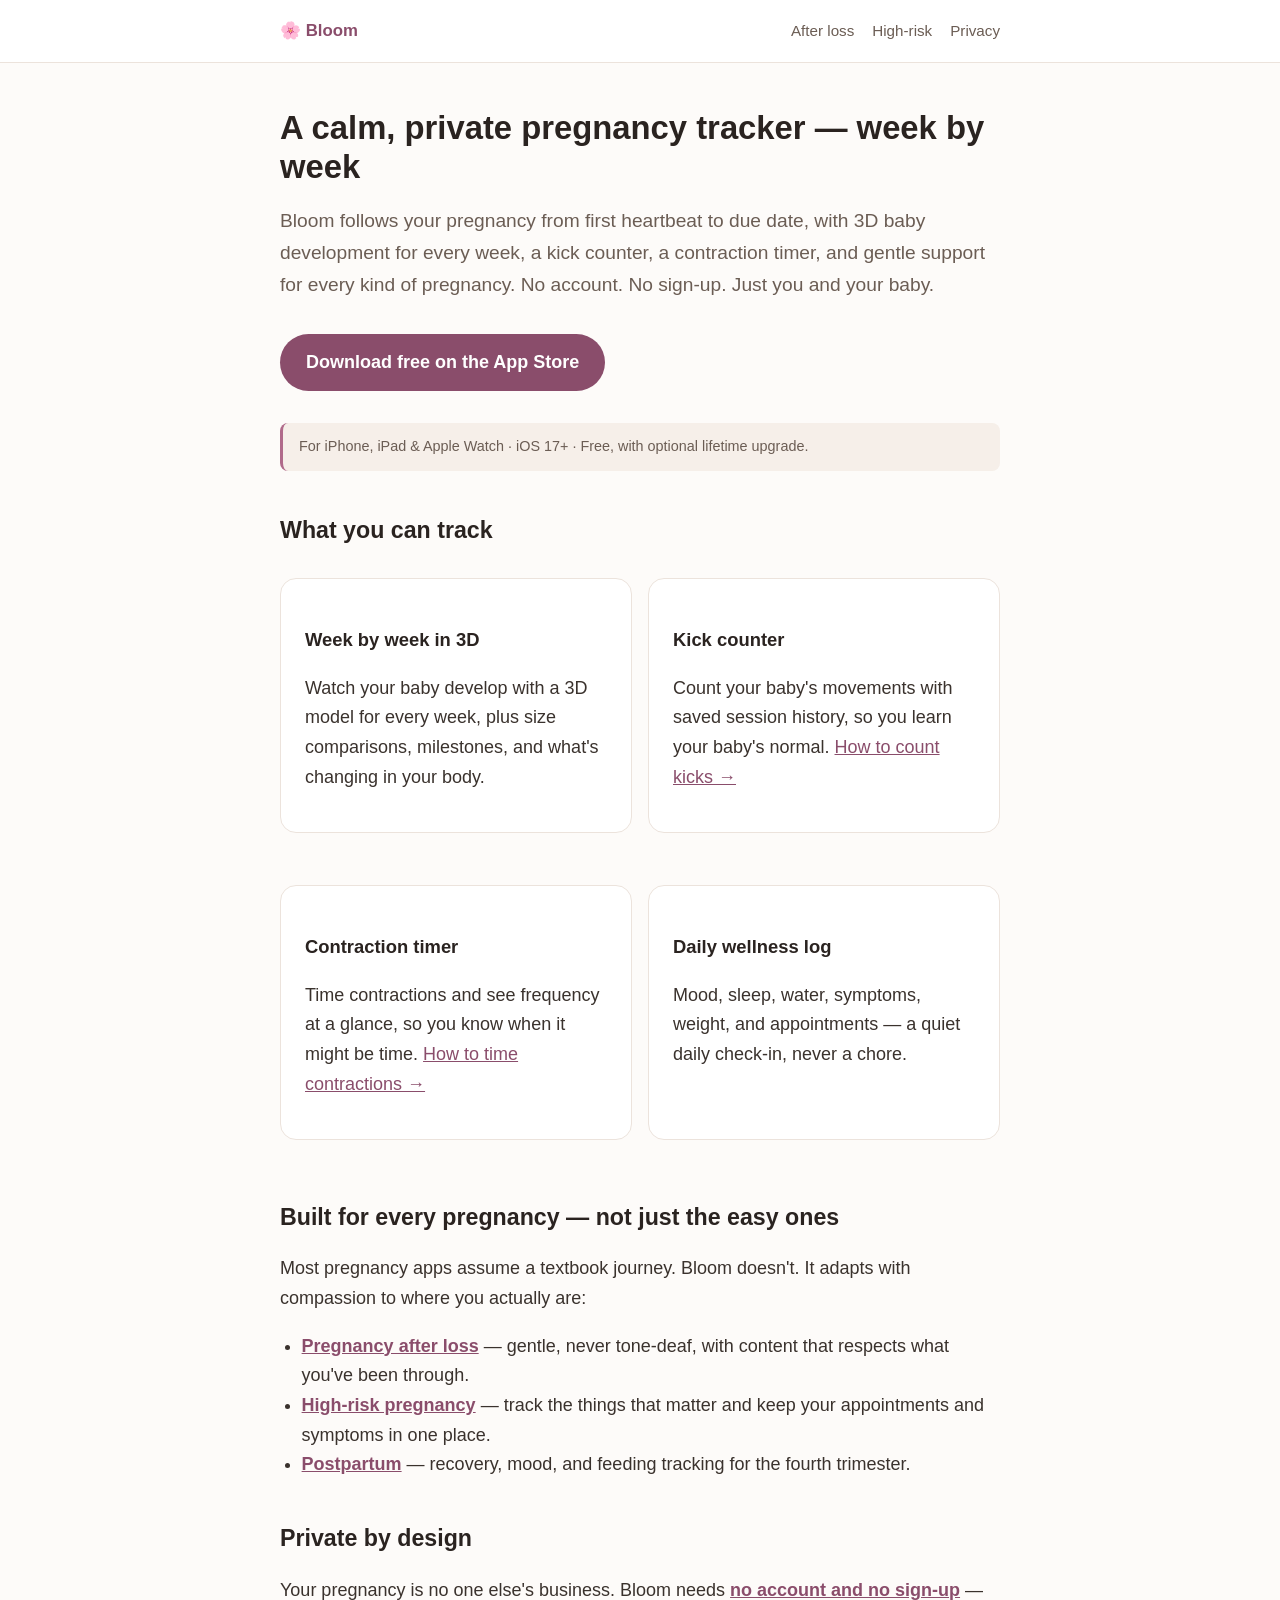
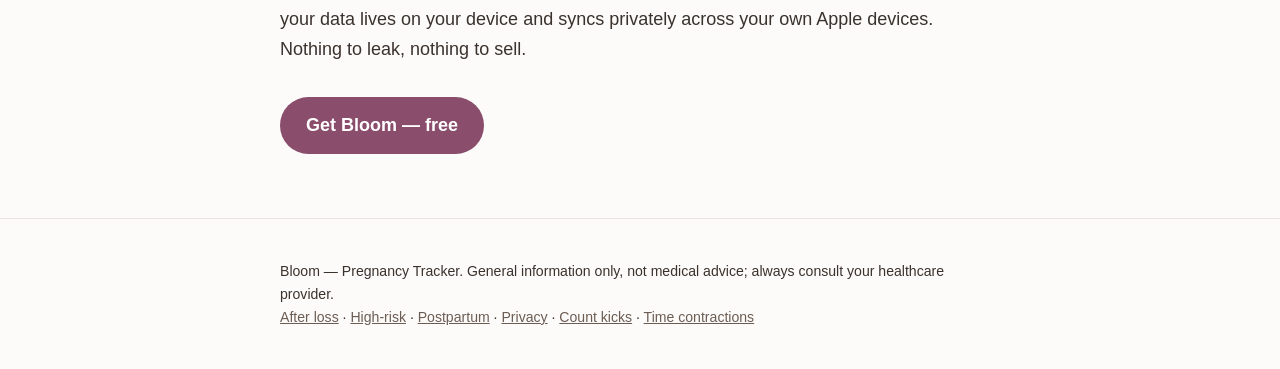
<file: index.html>
<!doctype html>
<html lang="en">
<head>
<meta charset="utf-8">
<meta name="viewport" content="width=device-width,initial-scale=1">
<title>Pregnancy Tracker by Bloom — Week by Week, Privately</title>
<meta name="description" content="Bloom is a calm, private pregnancy tracker for iPhone, iPad &amp; Apple Watch. Week-by-week 3D baby development, kick counter, contraction timer, and gentle support for every kind of pregnancy — no account required.">
<link rel="canonical" href="https://kulturekatbeats-ops.github.io/bloom/">
<meta property="og:title" content="Pregnancy Tracker by Bloom">
<meta property="og:description" content="A calm, private pregnancy tracker — week by week, no account required.">
<meta property="og:type" content="website">
<meta property="og:url" content="https://kulturekatbeats-ops.github.io/bloom/">
<link rel="stylesheet" href="assets/style.css">
<script type="application/ld+json">
{"@context":"https://schema.org","@type":"SoftwareApplication","name":"Pregnancy Tracker by Bloom","operatingSystem":"iOS 17.0 or later","applicationCategory":"HealthApplication","description":"A calm, private pregnancy tracker for iPhone, iPad and Apple Watch: week-by-week 3D baby development, kick counter, contraction timer, milestones, and compassionate support for high-risk pregnancies, loss, and postpartum. No account required.","url":"https://apps.apple.com/app/id6768302252","downloadUrl":"https://apps.apple.com/app/id6768302252","offers":{"@type":"Offer","price":"0","priceCurrency":"USD"},"author":{"@type":"Organization","name":"Bloom"}}
</script>
<script type="application/ld+json">
{"@context":"https://schema.org","@type":"Organization","name":"Bloom","url":"https://kulturekatbeats-ops.github.io/bloom/","description":"Maker of Pregnancy Tracker by Bloom, a privacy-first pregnancy app."}
</script>
</head>
<body>
<header class="site"><div class="wrap"><a class="brand" href="index.html">🌸 Bloom</a><nav><a href="pregnancy-after-loss.html">After loss</a><a href="high-risk-pregnancy-tracker.html">High-risk</a><a href="private-pregnancy-tracker.html">Privacy</a></nav></div></header>
<main><div class="wrap">
<h1>A calm, private pregnancy tracker — week by week</h1>
<p class="lead">Bloom follows your pregnancy from first heartbeat to due date, with 3D baby development for every week, a kick counter, a contraction timer, and gentle support for every kind of pregnancy. No account. No sign-up. Just you and your baby.</p>
<a class="cta" href="https://apps.apple.com/app/id6768302252">Download free on the App Store</a>
<p class="note">For iPhone, iPad &amp; Apple Watch · iOS 17+ · Free, with optional lifetime upgrade.</p>

<h2>What you can track</h2>
<div class="grid">
<div class="card"><h3>Week by week in 3D</h3><p>Watch your baby develop with a 3D model for every week, plus size comparisons, milestones, and what's changing in your body.</p></div>
<div class="card"><h3>Kick counter</h3><p>Count your baby's movements with saved session history, so you learn your baby's normal. <a href="how-to-count-kicks.html">How to count kicks →</a></p></div>
<div class="card"><h3>Contraction timer</h3><p>Time contractions and see frequency at a glance, so you know when it might be time. <a href="how-to-time-contractions.html">How to time contractions →</a></p></div>
<div class="card"><h3>Daily wellness log</h3><p>Mood, sleep, water, symptoms, weight, and appointments — a quiet daily check-in, never a chore.</p></div>
</div>

<h2>Built for every pregnancy — not just the easy ones</h2>
<p>Most pregnancy apps assume a textbook journey. Bloom doesn't. It adapts with compassion to where you actually are:</p>
<ul>
<li><strong><a href="pregnancy-after-loss.html">Pregnancy after loss</a></strong> — gentle, never tone-deaf, with content that respects what you've been through.</li>
<li><strong><a href="high-risk-pregnancy-tracker.html">High-risk pregnancy</a></strong> — track the things that matter and keep your appointments and symptoms in one place.</li>
<li><strong><a href="postpartum-tracker.html">Postpartum</a></strong> — recovery, mood, and feeding tracking for the fourth trimester.</li>
</ul>

<h2>Private by design</h2>
<p>Your pregnancy is no one else's business. Bloom needs <strong><a href="private-pregnancy-tracker.html">no account and no sign-up</a></strong> — your data lives on your device and syncs privately across your own Apple devices. Nothing to leak, nothing to sell.</p>
<a class="cta" href="https://apps.apple.com/app/id6768302252">Get Bloom — free</a>
</div></main>
<footer><div class="wrap"><p>Bloom — Pregnancy Tracker. General information only, not medical advice; always consult your healthcare provider.<br><a href="pregnancy-after-loss.html">After loss</a> · <a href="high-risk-pregnancy-tracker.html">High-risk</a> · <a href="postpartum-tracker.html">Postpartum</a> · <a href="private-pregnancy-tracker.html">Privacy</a> · <a href="how-to-count-kicks.html">Count kicks</a> · <a href="how-to-time-contractions.html">Time contractions</a></p></div></footer>
</body></html>
</file>
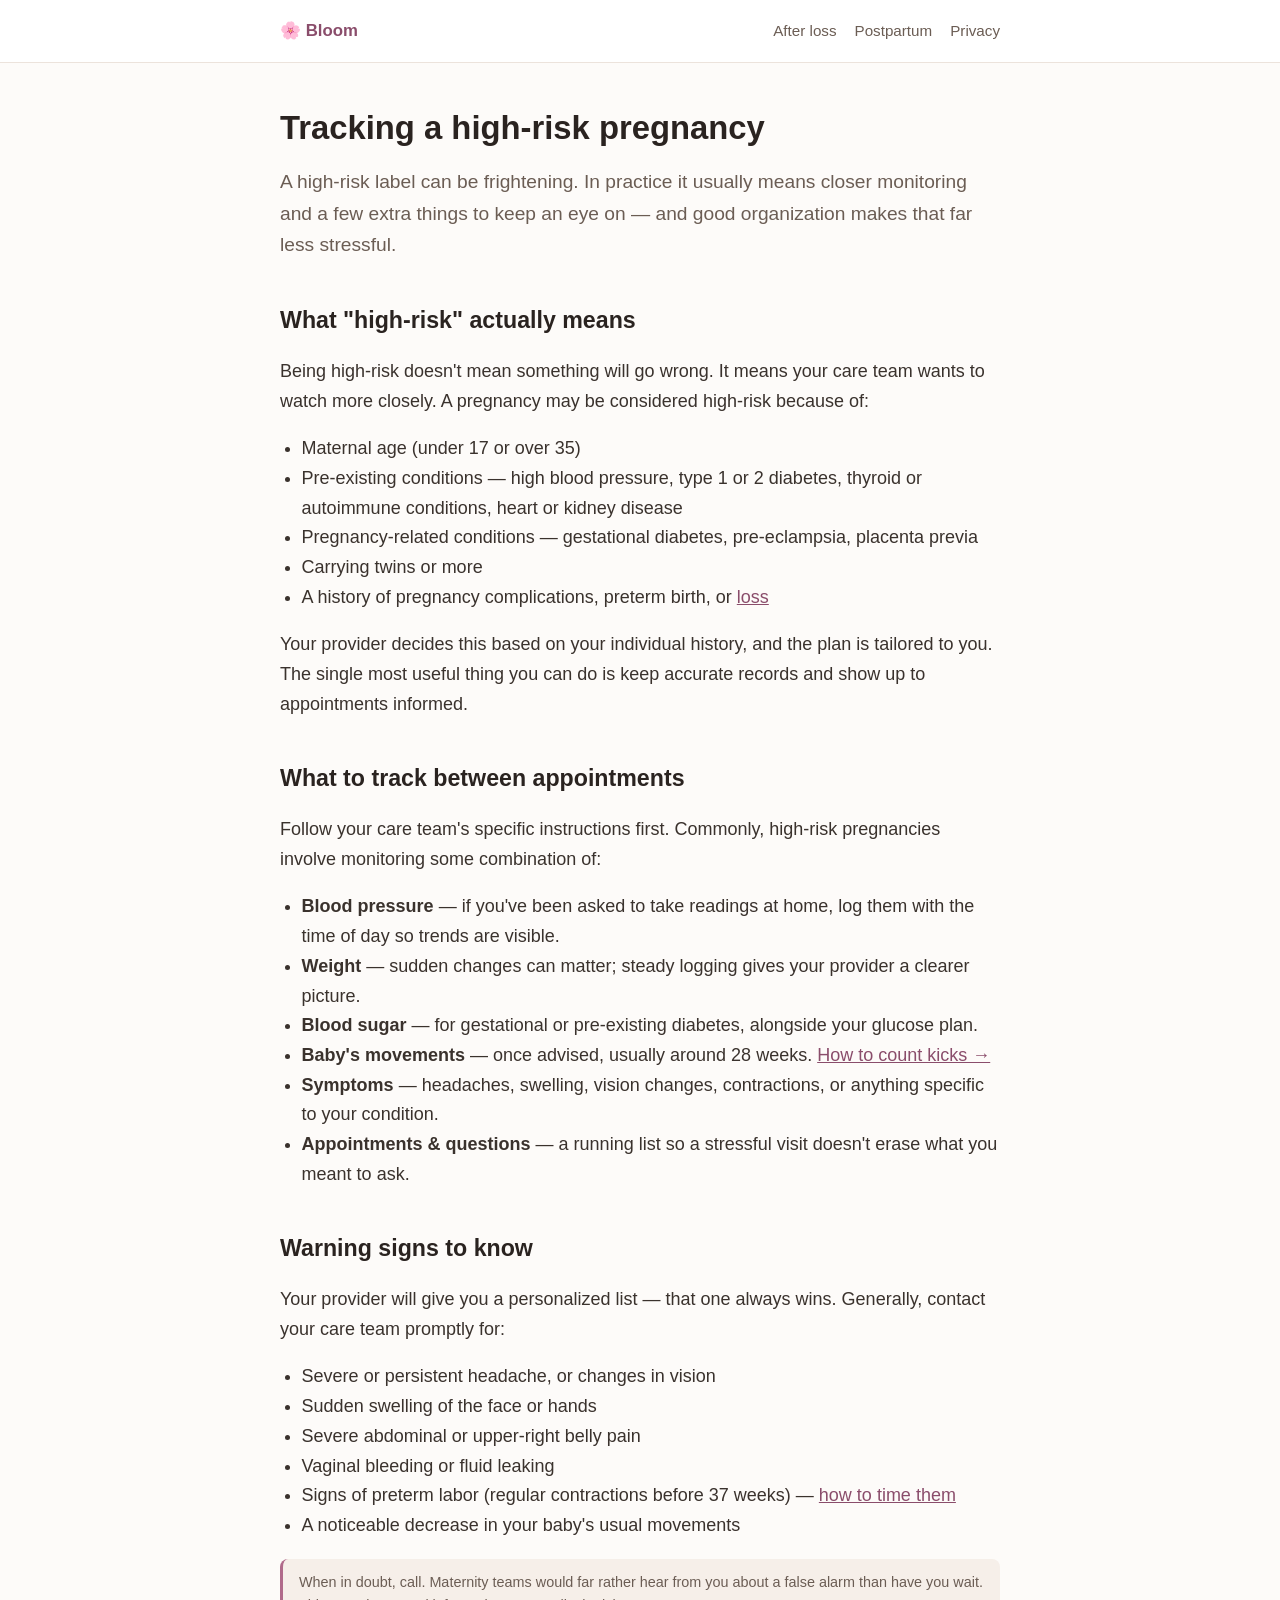
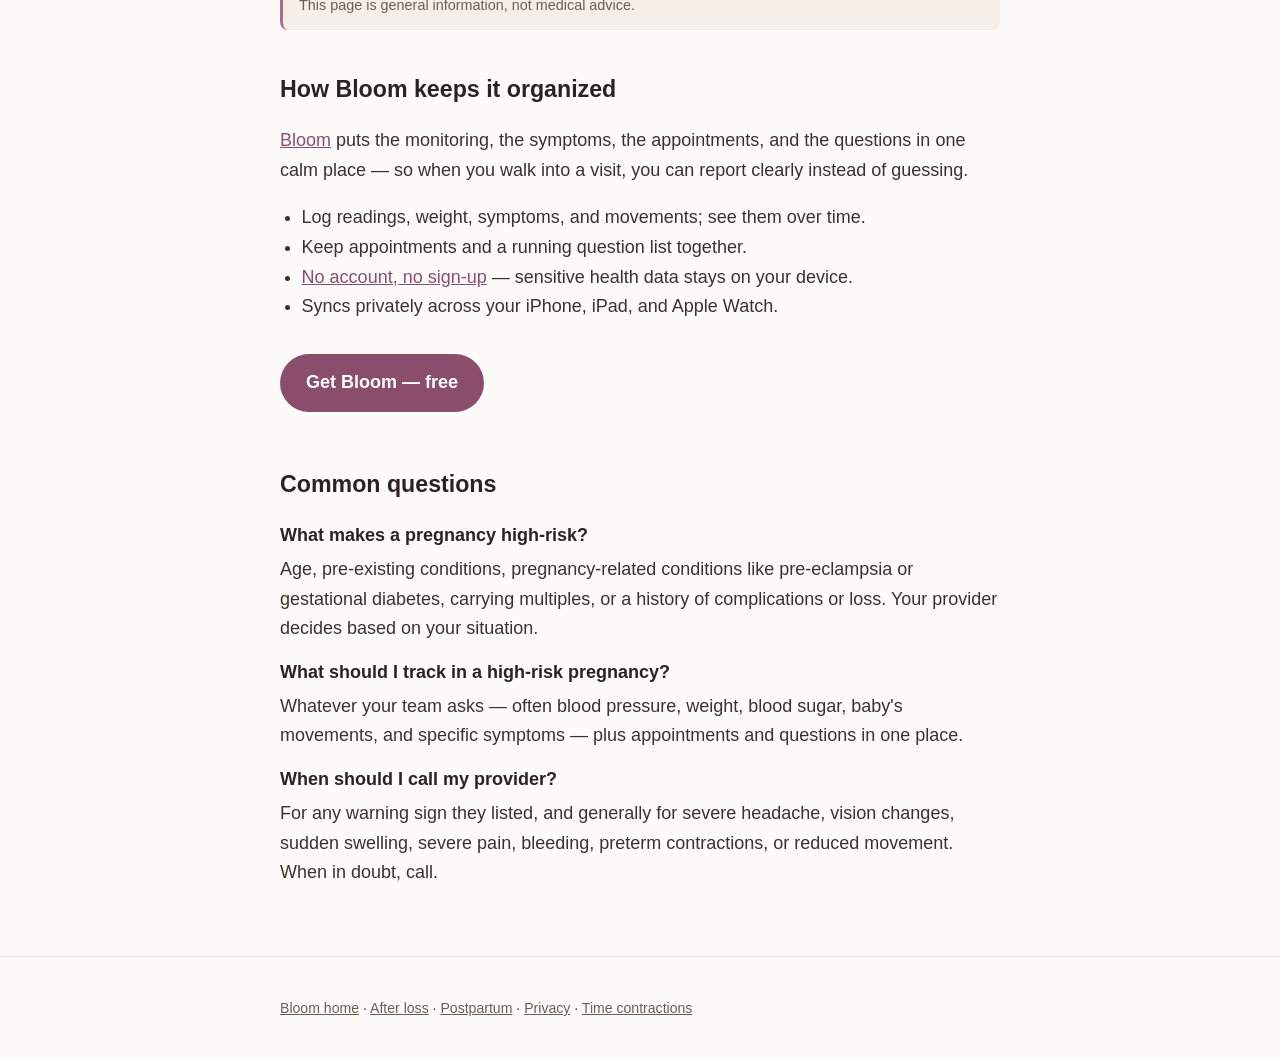
<file: high-risk-pregnancy-tracker.html>
<!doctype html>
<html lang="en">
<head>
<meta charset="utf-8">
<meta name="viewport" content="width=device-width,initial-scale=1">
<title>High-Risk Pregnancy Tracker: What to Monitor &amp; How | Bloom</title>
<meta name="description" content="A practical guide to tracking a high-risk pregnancy: what makes a pregnancy high-risk, what to monitor between appointments, warning signs to know, and how a private tracker keeps it organized.">
<link rel="canonical" href="https://kulturekatbeats-ops.github.io/bloom/high-risk-pregnancy-tracker.html">
<meta property="og:type" content="article">
<meta property="og:url" content="https://kulturekatbeats-ops.github.io/bloom/high-risk-pregnancy-tracker.html">
<link rel="stylesheet" href="assets/style.css">
<script type="application/ld+json">
{"@context":"https://schema.org","@type":"Article","headline":"High-Risk Pregnancy Tracker: What to Monitor and How","description":"What makes a pregnancy high-risk, what to track between appointments, warning signs, and how a private tracker helps.","author":{"@type":"Organization","name":"Bloom"},"publisher":{"@type":"Organization","name":"Bloom"},"mainEntityOfPage":"https://kulturekatbeats-ops.github.io/bloom/high-risk-pregnancy-tracker.html"}
</script>
<script type="application/ld+json">
{"@context":"https://schema.org","@type":"FAQPage","mainEntity":[
{"@type":"Question","name":"What makes a pregnancy high-risk?","acceptedAnswer":{"@type":"Answer","text":"A pregnancy may be considered high-risk due to maternal age, pre-existing conditions (like high blood pressure, diabetes, or autoimmune disease), pregnancy-related conditions (such as pre-eclampsia or gestational diabetes), carrying multiples, or a history of pregnancy complications or loss. Your provider determines this based on your individual situation."}},
{"@type":"Question","name":"What should I track in a high-risk pregnancy?","acceptedAnswer":{"@type":"Answer","text":"Track whatever your care team asks you to monitor — commonly blood pressure, weight, blood sugar, baby's movements, and specific symptoms. Keep appointments and questions in one place, and log any warning signs your provider flagged so you can report them accurately."}},
{"@type":"Question","name":"When should I call my provider in a high-risk pregnancy?","acceptedAnswer":{"@type":"Answer","text":"Call promptly for any warning signs your provider listed, and generally for severe or persistent headache, vision changes, sudden swelling, severe abdominal pain, vaginal bleeding, signs of preterm labor, or a noticeable decrease in baby's movements. When in doubt, call — that's what your team is there for."}}
]}
</script>
</head>
<body>
<header class="site"><div class="wrap"><a class="brand" href="index.html">🌸 Bloom</a><nav><a href="pregnancy-after-loss.html">After loss</a><a href="postpartum-tracker.html">Postpartum</a><a href="private-pregnancy-tracker.html">Privacy</a></nav></div></header>
<main><div class="wrap">
<h1>Tracking a high-risk pregnancy</h1>
<p class="lead">A high-risk label can be frightening. In practice it usually means closer monitoring and a few extra things to keep an eye on — and good organization makes that far less stressful.</p>

<h2>What "high-risk" actually means</h2>
<p>Being high-risk doesn't mean something will go wrong. It means your care team wants to watch more closely. A pregnancy may be considered high-risk because of:</p>
<ul>
<li>Maternal age (under 17 or over 35)</li>
<li>Pre-existing conditions — high blood pressure, type 1 or 2 diabetes, thyroid or autoimmune conditions, heart or kidney disease</li>
<li>Pregnancy-related conditions — gestational diabetes, pre-eclampsia, placenta previa</li>
<li>Carrying twins or more</li>
<li>A history of pregnancy complications, preterm birth, or <a href="pregnancy-after-loss.html">loss</a></li>
</ul>
<p>Your provider decides this based on your individual history, and the plan is tailored to you. The single most useful thing you can do is keep accurate records and show up to appointments informed.</p>

<h2>What to track between appointments</h2>
<p>Follow your care team's specific instructions first. Commonly, high-risk pregnancies involve monitoring some combination of:</p>
<ul>
<li><strong>Blood pressure</strong> — if you've been asked to take readings at home, log them with the time of day so trends are visible.</li>
<li><strong>Weight</strong> — sudden changes can matter; steady logging gives your provider a clearer picture.</li>
<li><strong>Blood sugar</strong> — for gestational or pre-existing diabetes, alongside your glucose plan.</li>
<li><strong>Baby's movements</strong> — once advised, usually around 28 weeks. <a href="how-to-count-kicks.html">How to count kicks →</a></li>
<li><strong>Symptoms</strong> — headaches, swelling, vision changes, contractions, or anything specific to your condition.</li>
<li><strong>Appointments &amp; questions</strong> — a running list so a stressful visit doesn't erase what you meant to ask.</li>
</ul>

<h2>Warning signs to know</h2>
<p>Your provider will give you a personalized list — that one always wins. Generally, contact your care team promptly for:</p>
<ul>
<li>Severe or persistent headache, or changes in vision</li>
<li>Sudden swelling of the face or hands</li>
<li>Severe abdominal or upper-right belly pain</li>
<li>Vaginal bleeding or fluid leaking</li>
<li>Signs of preterm labor (regular contractions before 37 weeks) — <a href="how-to-time-contractions.html">how to time them</a></li>
<li>A noticeable decrease in your baby's usual movements</li>
</ul>
<div class="note">When in doubt, call. Maternity teams would far rather hear from you about a false alarm than have you wait. This page is general information, not medical advice.</div>

<h2>How Bloom keeps it organized</h2>
<p><a href="index.html">Bloom</a> puts the monitoring, the symptoms, the appointments, and the questions in one calm place — so when you walk into a visit, you can report clearly instead of guessing.</p>
<ul>
<li>Log readings, weight, symptoms, and movements; see them over time.</li>
<li>Keep appointments and a running question list together.</li>
<li><a href="private-pregnancy-tracker.html">No account, no sign-up</a> — sensitive health data stays on your device.</li>
<li>Syncs privately across your iPhone, iPad, and Apple Watch.</li>
</ul>
<a class="cta" href="https://apps.apple.com/app/id6768302252">Get Bloom — free</a>

<h2 class="faq-h">Common questions</h2>
<dl class="faq">
<dt>What makes a pregnancy high-risk?</dt>
<dd>Age, pre-existing conditions, pregnancy-related conditions like pre-eclampsia or gestational diabetes, carrying multiples, or a history of complications or loss. Your provider decides based on your situation.</dd>
<dt>What should I track in a high-risk pregnancy?</dt>
<dd>Whatever your team asks — often blood pressure, weight, blood sugar, baby's movements, and specific symptoms — plus appointments and questions in one place.</dd>
<dt>When should I call my provider?</dt>
<dd>For any warning sign they listed, and generally for severe headache, vision changes, sudden swelling, severe pain, bleeding, preterm contractions, or reduced movement. When in doubt, call.</dd>
</dl>
</div></main>
<footer><div class="wrap"><p><a href="index.html">Bloom home</a> · <a href="pregnancy-after-loss.html">After loss</a> · <a href="postpartum-tracker.html">Postpartum</a> · <a href="private-pregnancy-tracker.html">Privacy</a> · <a href="how-to-time-contractions.html">Time contractions</a></p></div></footer>
</body></html>
</file>
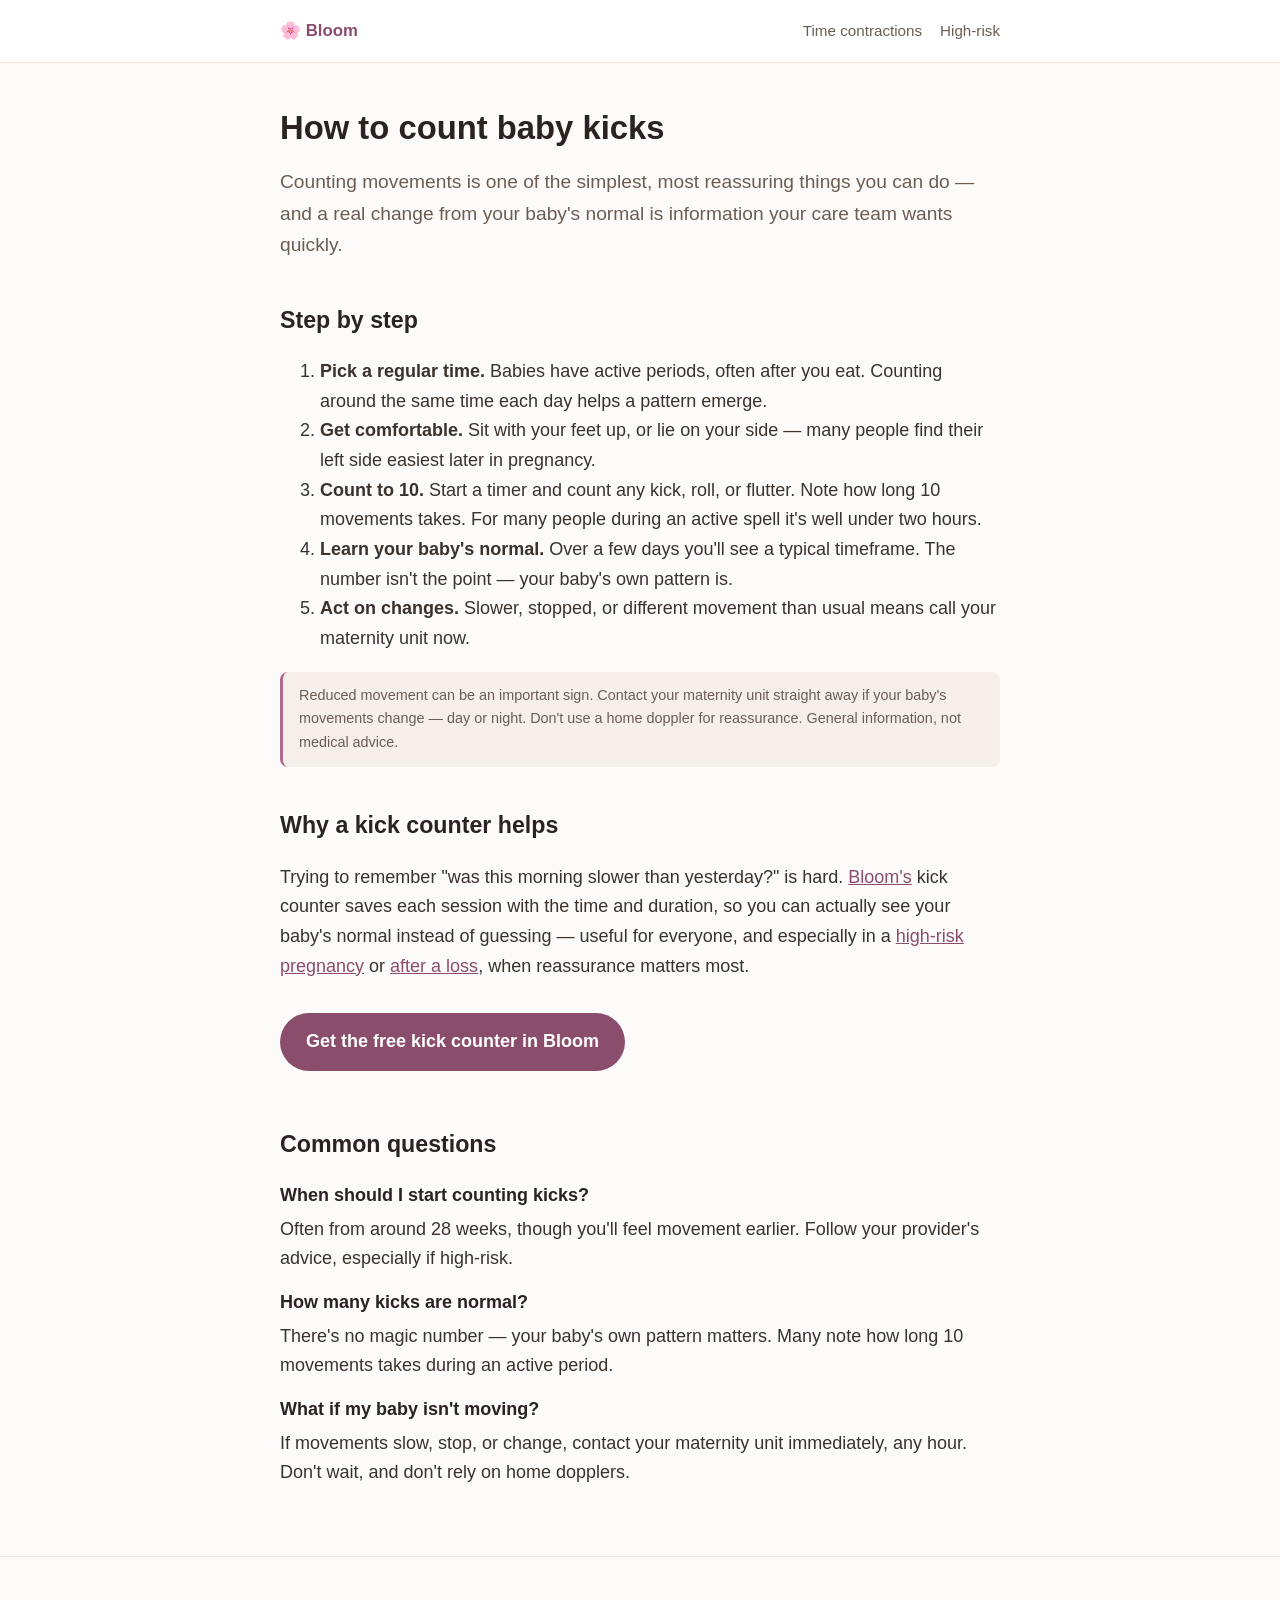
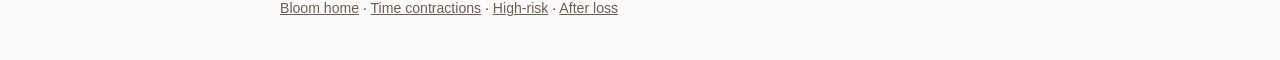
<file: how-to-count-kicks.html>
<!doctype html>
<html lang="en">
<head>
<meta charset="utf-8">
<meta name="viewport" content="width=device-width,initial-scale=1">
<title>How to Count Baby Kicks: A Simple Step-by-Step Guide | Bloom</title>
<meta name="description" content="How to count your baby's kicks: when to start, the count-to-10 method, what's normal, and when to call your provider — with a free kick counter that saves every session.">
<link rel="canonical" href="https://kulturekatbeats-ops.github.io/bloom/how-to-count-kicks.html">
<meta property="og:type" content="article">
<meta property="og:url" content="https://kulturekatbeats-ops.github.io/bloom/how-to-count-kicks.html">
<link rel="stylesheet" href="assets/style.css">
<script type="application/ld+json">
{"@context":"https://schema.org","@type":"HowTo","name":"How to count baby kicks","description":"A simple method to count your baby's movements and learn their normal pattern.","step":[
{"@type":"HowToStep","name":"Pick a regular time","text":"Choose a time when your baby is usually active, often after a meal. Counting at a similar time each day helps you spot your baby's normal pattern."},
{"@type":"HowToStep","name":"Get comfortable","text":"Sit with your feet up or lie on your side. Lying on your left side is comfortable for many people late in pregnancy."},
{"@type":"HowToStep","name":"Count movements to 10","text":"Start a timer and count any kicks, rolls, or flutters. Note how long it takes to feel 10 movements. For many people this is well under two hours."},
{"@type":"HowToStep","name":"Learn your baby's normal","text":"Over several days you'll see a typical pattern and timeframe. What matters most is a change from your baby's own normal, not hitting a fixed number."},
{"@type":"HowToStep","name":"Act on changes","text":"If your baby's movements slow, stop, or feel different from normal, contact your maternity unit straight away — day or night."}]}
</script>
<script type="application/ld+json">
{"@context":"https://schema.org","@type":"FAQPage","mainEntity":[
{"@type":"Question","name":"When should I start counting kicks?","acceptedAnswer":{"@type":"Answer","text":"Many providers suggest paying attention to movements from around 28 weeks, though you'll often feel movement earlier. Follow your own provider's advice, especially in a high-risk pregnancy."}},
{"@type":"Question","name":"How many kicks are normal?","acceptedAnswer":{"@type":"Answer","text":"There is no single magic number. What matters is your baby's own normal pattern. A common approach is noting how long it takes to feel 10 movements; for many people that's well under two hours during an active period."}},
{"@type":"Question","name":"What if my baby isn't moving?","acceptedAnswer":{"@type":"Answer","text":"If movements slow, stop, or change from your baby's normal, contact your maternity unit immediately, at any hour. Do not wait until the next day and do not rely on home dopplers for reassurance."}}
]}
</script>
</head>
<body>
<header class="site"><div class="wrap"><a class="brand" href="index.html">🌸 Bloom</a><nav><a href="how-to-time-contractions.html">Time contractions</a><a href="high-risk-pregnancy-tracker.html">High-risk</a></nav></div></header>
<main><div class="wrap">
<h1>How to count baby kicks</h1>
<p class="lead">Counting movements is one of the simplest, most reassuring things you can do — and a real change from your baby's normal is information your care team wants quickly.</p>

<h2>Step by step</h2>
<ol>
<li><strong>Pick a regular time.</strong> Babies have active periods, often after you eat. Counting around the same time each day helps a pattern emerge.</li>
<li><strong>Get comfortable.</strong> Sit with your feet up, or lie on your side — many people find their left side easiest later in pregnancy.</li>
<li><strong>Count to 10.</strong> Start a timer and count any kick, roll, or flutter. Note how long 10 movements takes. For many people during an active spell it's well under two hours.</li>
<li><strong>Learn your baby's normal.</strong> Over a few days you'll see a typical timeframe. The number isn't the point — your baby's own pattern is.</li>
<li><strong>Act on changes.</strong> Slower, stopped, or different movement than usual means call your maternity unit now.</li>
</ol>
<div class="note">Reduced movement can be an important sign. Contact your maternity unit straight away if your baby's movements change — day or night. Don't use a home doppler for reassurance. General information, not medical advice.</div>

<h2>Why a kick counter helps</h2>
<p>Trying to remember "was this morning slower than yesterday?" is hard. <a href="index.html">Bloom's</a> kick counter saves each session with the time and duration, so you can actually see your baby's normal instead of guessing — useful for everyone, and especially in a <a href="high-risk-pregnancy-tracker.html">high-risk pregnancy</a> or <a href="pregnancy-after-loss.html">after a loss</a>, when reassurance matters most.</p>
<a class="cta" href="https://apps.apple.com/app/id6768302252">Get the free kick counter in Bloom</a>

<h2 class="faq-h">Common questions</h2>
<dl class="faq">
<dt>When should I start counting kicks?</dt>
<dd>Often from around 28 weeks, though you'll feel movement earlier. Follow your provider's advice, especially if high-risk.</dd>
<dt>How many kicks are normal?</dt>
<dd>There's no magic number — your baby's own pattern matters. Many note how long 10 movements takes during an active period.</dd>
<dt>What if my baby isn't moving?</dt>
<dd>If movements slow, stop, or change, contact your maternity unit immediately, any hour. Don't wait, and don't rely on home dopplers.</dd>
</dl>
</div></main>
<footer><div class="wrap"><p><a href="index.html">Bloom home</a> · <a href="how-to-time-contractions.html">Time contractions</a> · <a href="high-risk-pregnancy-tracker.html">High-risk</a> · <a href="pregnancy-after-loss.html">After loss</a></p></div></footer>
</body></html>
</file>
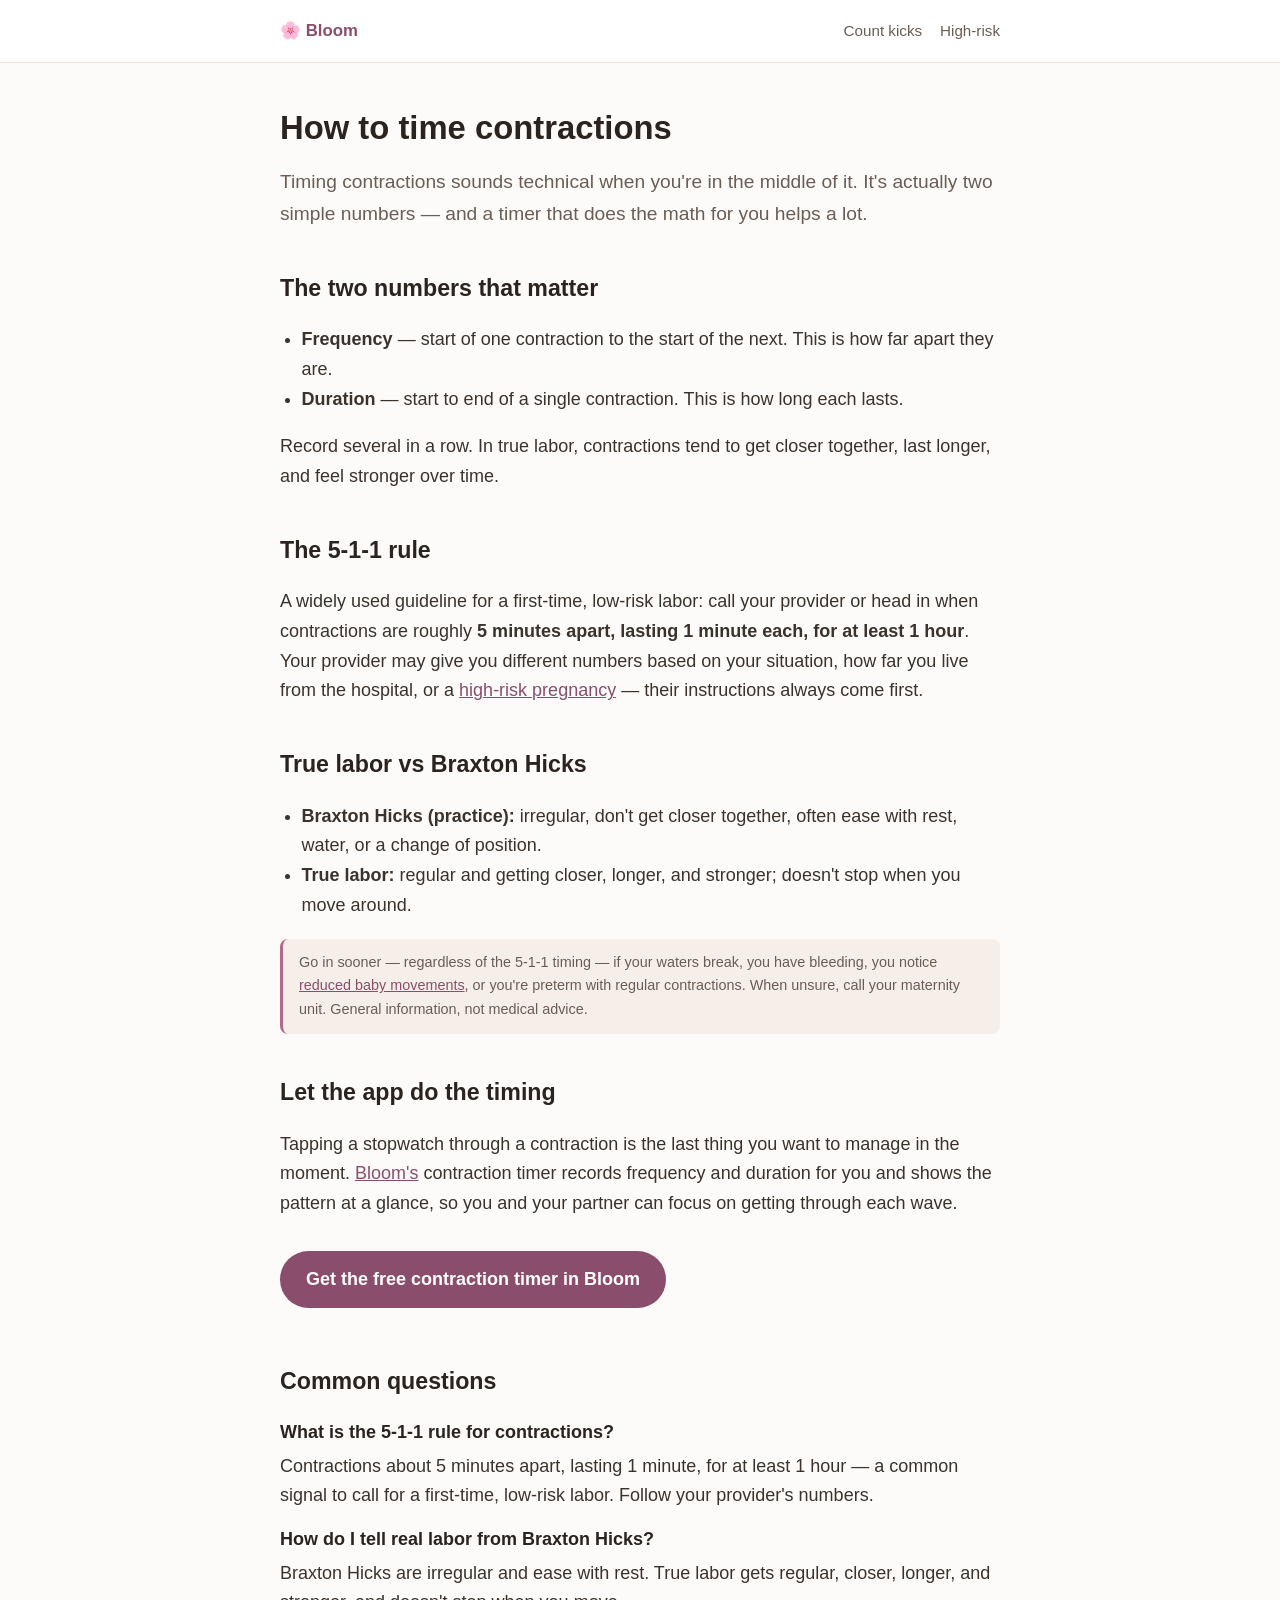
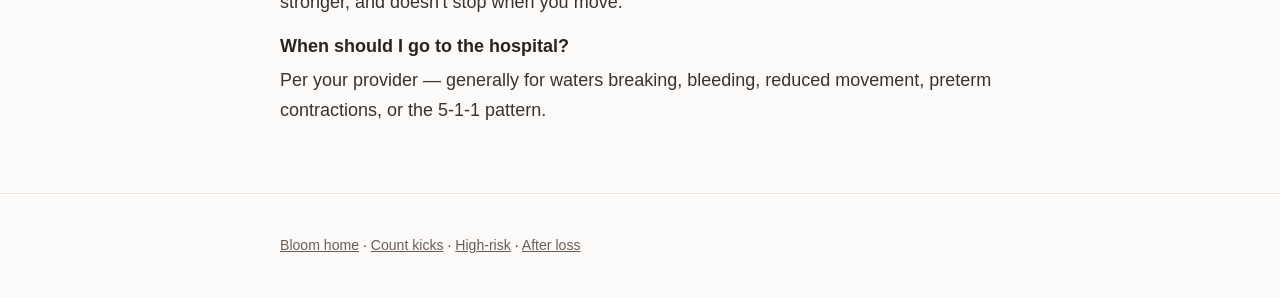
<file: how-to-time-contractions.html>
<!doctype html>
<html lang="en">
<head>
<meta charset="utf-8">
<meta name="viewport" content="width=device-width,initial-scale=1">
<title>How to Time Contractions &amp; the 5-1-1 Rule | Bloom</title>
<meta name="description" content="How to time contractions correctly, the 5-1-1 rule for when to go to the hospital, and how to tell true labor from Braxton Hicks — with a free contraction timer.">
<link rel="canonical" href="https://kulturekatbeats-ops.github.io/bloom/how-to-time-contractions.html">
<meta property="og:type" content="article">
<meta property="og:url" content="https://kulturekatbeats-ops.github.io/bloom/how-to-time-contractions.html">
<link rel="stylesheet" href="assets/style.css">
<script type="application/ld+json">
{"@context":"https://schema.org","@type":"HowTo","name":"How to time contractions","description":"How to time labor contractions and know when to head to the hospital.","step":[
{"@type":"HowToStep","name":"Time the frequency","text":"Time from the start of one contraction to the start of the next. That gap is how far apart they are."},
{"@type":"HowToStep","name":"Time the duration","text":"Time from the start to the end of a single contraction to get how long each one lasts."},
{"@type":"HowToStep","name":"Track over an hour","text":"Record several in a row to see whether they are getting closer together, longer, and stronger — the pattern of true labor."},
{"@type":"HowToStep","name":"Apply the 5-1-1 rule","text":"A common guideline for a first-time, low-risk labor is to call when contractions are about 5 minutes apart, lasting 1 minute each, for at least 1 hour. Always follow your own provider's instructions, which may differ."}]}
</script>
<script type="application/ld+json">
{"@context":"https://schema.org","@type":"FAQPage","mainEntity":[
{"@type":"Question","name":"What is the 5-1-1 rule for contractions?","acceptedAnswer":{"@type":"Answer","text":"5-1-1 is a common guideline: contractions about 5 minutes apart, lasting 1 minute each, continuing for at least 1 hour. It's a signal to call your provider or head in for a first-time, low-risk labor. Your provider may give you different numbers — follow theirs."}},
{"@type":"Question","name":"How do I tell real labor from Braxton Hicks?","acceptedAnswer":{"@type":"Answer","text":"Braxton Hicks (practice) contractions are usually irregular, don't get closer together, and often ease with rest, hydration, or position changes. True labor contractions become regular, closer together, longer, and stronger over time and don't stop when you move."}},
{"@type":"Question","name":"When should I go to the hospital?","acceptedAnswer":{"@type":"Answer","text":"Follow your provider's guidance. Generally go in (or sooner) if your waters break, you have bleeding, reduced baby movements, or you're preterm with regular contractions — and otherwise around the 5-1-1 pattern for a first low-risk labor."}}
]}
</script>
</head>
<body>
<header class="site"><div class="wrap"><a class="brand" href="index.html">🌸 Bloom</a><nav><a href="how-to-count-kicks.html">Count kicks</a><a href="high-risk-pregnancy-tracker.html">High-risk</a></nav></div></header>
<main><div class="wrap">
<h1>How to time contractions</h1>
<p class="lead">Timing contractions sounds technical when you're in the middle of it. It's actually two simple numbers — and a timer that does the math for you helps a lot.</p>

<h2>The two numbers that matter</h2>
<ul>
<li><strong>Frequency</strong> — start of one contraction to the start of the next. This is how far apart they are.</li>
<li><strong>Duration</strong> — start to end of a single contraction. This is how long each lasts.</li>
</ul>
<p>Record several in a row. In true labor, contractions tend to get closer together, last longer, and feel stronger over time.</p>

<h2>The 5-1-1 rule</h2>
<p>A widely used guideline for a first-time, low-risk labor: call your provider or head in when contractions are roughly <strong>5 minutes apart, lasting 1 minute each, for at least 1 hour</strong>. Your provider may give you different numbers based on your situation, how far you live from the hospital, or a <a href="high-risk-pregnancy-tracker.html">high-risk pregnancy</a> — their instructions always come first.</p>

<h2>True labor vs Braxton Hicks</h2>
<ul>
<li><strong>Braxton Hicks (practice):</strong> irregular, don't get closer together, often ease with rest, water, or a change of position.</li>
<li><strong>True labor:</strong> regular and getting closer, longer, and stronger; doesn't stop when you move around.</li>
</ul>
<div class="note">Go in sooner — regardless of the 5-1-1 timing — if your waters break, you have bleeding, you notice <a href="how-to-count-kicks.html">reduced baby movements</a>, or you're preterm with regular contractions. When unsure, call your maternity unit. General information, not medical advice.</div>

<h2>Let the app do the timing</h2>
<p>Tapping a stopwatch through a contraction is the last thing you want to manage in the moment. <a href="index.html">Bloom's</a> contraction timer records frequency and duration for you and shows the pattern at a glance, so you and your partner can focus on getting through each wave.</p>
<a class="cta" href="https://apps.apple.com/app/id6768302252">Get the free contraction timer in Bloom</a>

<h2 class="faq-h">Common questions</h2>
<dl class="faq">
<dt>What is the 5-1-1 rule for contractions?</dt>
<dd>Contractions about 5 minutes apart, lasting 1 minute, for at least 1 hour — a common signal to call for a first-time, low-risk labor. Follow your provider's numbers.</dd>
<dt>How do I tell real labor from Braxton Hicks?</dt>
<dd>Braxton Hicks are irregular and ease with rest. True labor gets regular, closer, longer, and stronger, and doesn't stop when you move.</dd>
<dt>When should I go to the hospital?</dt>
<dd>Per your provider — generally for waters breaking, bleeding, reduced movement, preterm contractions, or the 5-1-1 pattern.</dd>
</dl>
</div></main>
<footer><div class="wrap"><p><a href="index.html">Bloom home</a> · <a href="how-to-count-kicks.html">Count kicks</a> · <a href="high-risk-pregnancy-tracker.html">High-risk</a> · <a href="pregnancy-after-loss.html">After loss</a></p></div></footer>
</body></html>
</file>
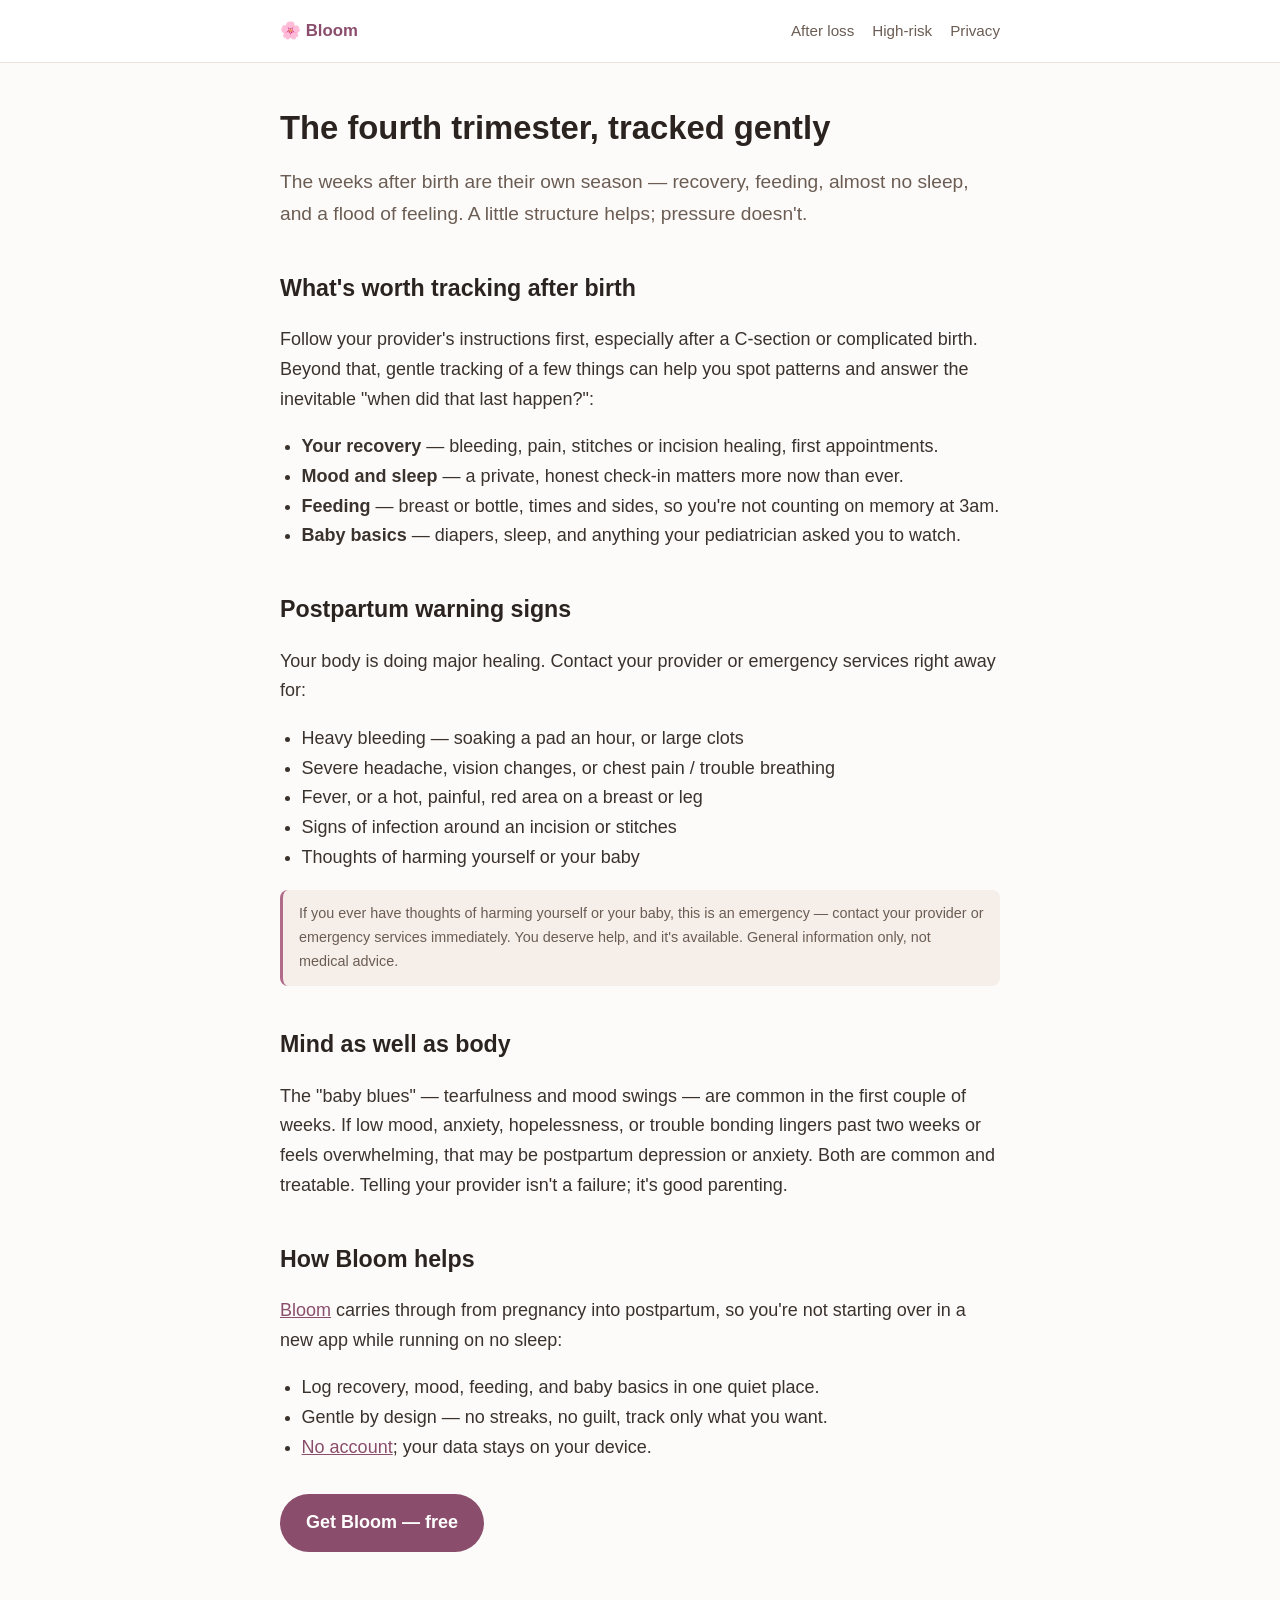
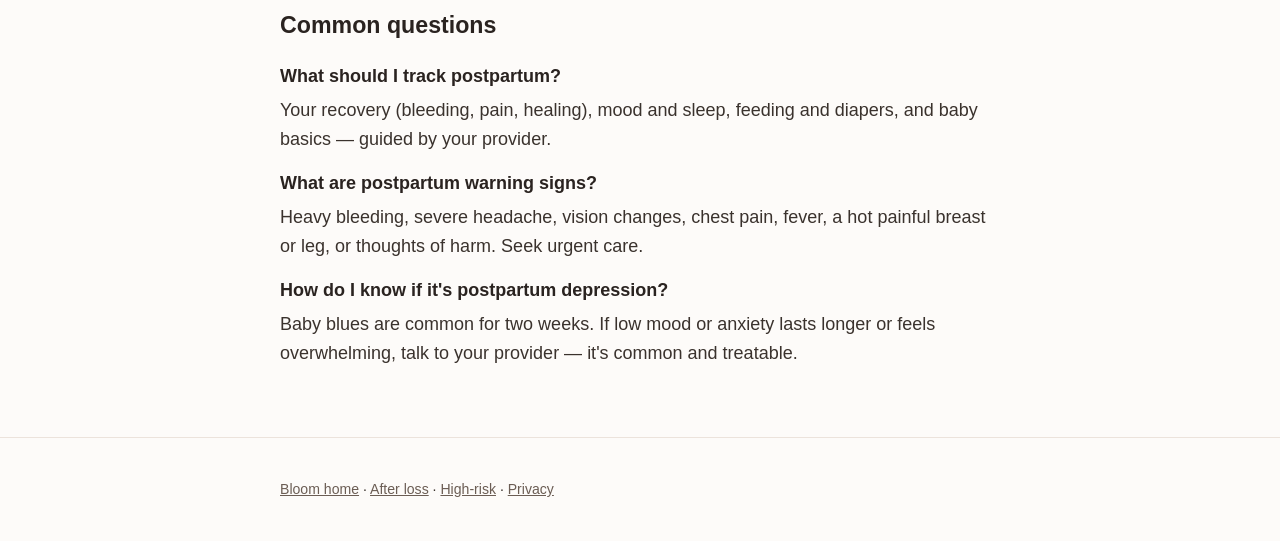
<file: postpartum-tracker.html>
<!doctype html>
<html lang="en">
<head>
<meta charset="utf-8">
<meta name="viewport" content="width=device-width,initial-scale=1">
<title>Postpartum Tracker: The Fourth Trimester, Tracked Gently | Bloom</title>
<meta name="description" content="What to track after birth — recovery, mood, bleeding, feeding, and baby — plus the postpartum warning signs to know and how a gentle, private tracker helps in the fourth trimester.">
<link rel="canonical" href="https://kulturekatbeats-ops.github.io/bloom/postpartum-tracker.html">
<meta property="og:type" content="article">
<meta property="og:url" content="https://kulturekatbeats-ops.github.io/bloom/postpartum-tracker.html">
<link rel="stylesheet" href="assets/style.css">
<script type="application/ld+json">
{"@context":"https://schema.org","@type":"Article","headline":"Postpartum Tracker: The Fourth Trimester, Tracked Gently","description":"What to track after birth, postpartum warning signs to know, and how a gentle private tracker helps.","author":{"@type":"Organization","name":"Bloom"},"publisher":{"@type":"Organization","name":"Bloom"},"mainEntityOfPage":"https://kulturekatbeats-ops.github.io/bloom/postpartum-tracker.html"}
</script>
<script type="application/ld+json">
{"@context":"https://schema.org","@type":"FAQPage","mainEntity":[
{"@type":"Question","name":"What should I track postpartum?","acceptedAnswer":{"@type":"Answer","text":"Common things to track after birth include your own recovery (bleeding, pain, healing), mood and sleep, feeding (breast or bottle) and diapers, and your baby's basics. Follow your provider's guidance, especially after a C-section or complicated birth."}},
{"@type":"Question","name":"What are postpartum warning signs?","acceptedAnswer":{"@type":"Answer","text":"Seek urgent care for heavy bleeding (soaking a pad an hour), severe headache, vision changes, chest pain or trouble breathing, fever, a hot painful area on the breast or leg, signs of infection, or thoughts of harming yourself or your baby. These can be serious — contact your provider or emergency services right away."}},
{"@type":"Question","name":"How do I know if it's postpartum depression?","acceptedAnswer":{"@type":"Answer","text":"Baby blues are common in the first two weeks. If low mood, anxiety, hopelessness, or trouble bonding lasts beyond two weeks or feels overwhelming, it may be postpartum depression or anxiety — both common and treatable. Talk to your provider; you are not failing."}}
]}
</script>
</head>
<body>
<header class="site"><div class="wrap"><a class="brand" href="index.html">🌸 Bloom</a><nav><a href="pregnancy-after-loss.html">After loss</a><a href="high-risk-pregnancy-tracker.html">High-risk</a><a href="private-pregnancy-tracker.html">Privacy</a></nav></div></header>
<main><div class="wrap">
<h1>The fourth trimester, tracked gently</h1>
<p class="lead">The weeks after birth are their own season — recovery, feeding, almost no sleep, and a flood of feeling. A little structure helps; pressure doesn't.</p>

<h2>What's worth tracking after birth</h2>
<p>Follow your provider's instructions first, especially after a C-section or complicated birth. Beyond that, gentle tracking of a few things can help you spot patterns and answer the inevitable "when did that last happen?":</p>
<ul>
<li><strong>Your recovery</strong> — bleeding, pain, stitches or incision healing, first appointments.</li>
<li><strong>Mood and sleep</strong> — a private, honest check-in matters more now than ever.</li>
<li><strong>Feeding</strong> — breast or bottle, times and sides, so you're not counting on memory at 3am.</li>
<li><strong>Baby basics</strong> — diapers, sleep, and anything your pediatrician asked you to watch.</li>
</ul>

<h2>Postpartum warning signs</h2>
<p>Your body is doing major healing. Contact your provider or emergency services right away for:</p>
<ul>
<li>Heavy bleeding — soaking a pad an hour, or large clots</li>
<li>Severe headache, vision changes, or chest pain / trouble breathing</li>
<li>Fever, or a hot, painful, red area on a breast or leg</li>
<li>Signs of infection around an incision or stitches</li>
<li>Thoughts of harming yourself or your baby</li>
</ul>
<div class="note">If you ever have thoughts of harming yourself or your baby, this is an emergency — contact your provider or emergency services immediately. You deserve help, and it's available. General information only, not medical advice.</div>

<h2>Mind as well as body</h2>
<p>The "baby blues" — tearfulness and mood swings — are common in the first couple of weeks. If low mood, anxiety, hopelessness, or trouble bonding lingers past two weeks or feels overwhelming, that may be postpartum depression or anxiety. Both are common and treatable. Telling your provider isn't a failure; it's good parenting.</p>

<h2>How Bloom helps</h2>
<p><a href="index.html">Bloom</a> carries through from pregnancy into postpartum, so you're not starting over in a new app while running on no sleep:</p>
<ul>
<li>Log recovery, mood, feeding, and baby basics in one quiet place.</li>
<li>Gentle by design — no streaks, no guilt, track only what you want.</li>
<li><a href="private-pregnancy-tracker.html">No account</a>; your data stays on your device.</li>
</ul>
<a class="cta" href="https://apps.apple.com/app/id6768302252">Get Bloom — free</a>

<h2 class="faq-h">Common questions</h2>
<dl class="faq">
<dt>What should I track postpartum?</dt>
<dd>Your recovery (bleeding, pain, healing), mood and sleep, feeding and diapers, and baby basics — guided by your provider.</dd>
<dt>What are postpartum warning signs?</dt>
<dd>Heavy bleeding, severe headache, vision changes, chest pain, fever, a hot painful breast or leg, or thoughts of harm. Seek urgent care.</dd>
<dt>How do I know if it's postpartum depression?</dt>
<dd>Baby blues are common for two weeks. If low mood or anxiety lasts longer or feels overwhelming, talk to your provider — it's common and treatable.</dd>
</dl>
</div></main>
<footer><div class="wrap"><p><a href="index.html">Bloom home</a> · <a href="pregnancy-after-loss.html">After loss</a> · <a href="high-risk-pregnancy-tracker.html">High-risk</a> · <a href="private-pregnancy-tracker.html">Privacy</a></p></div></footer>
</body></html>
</file>
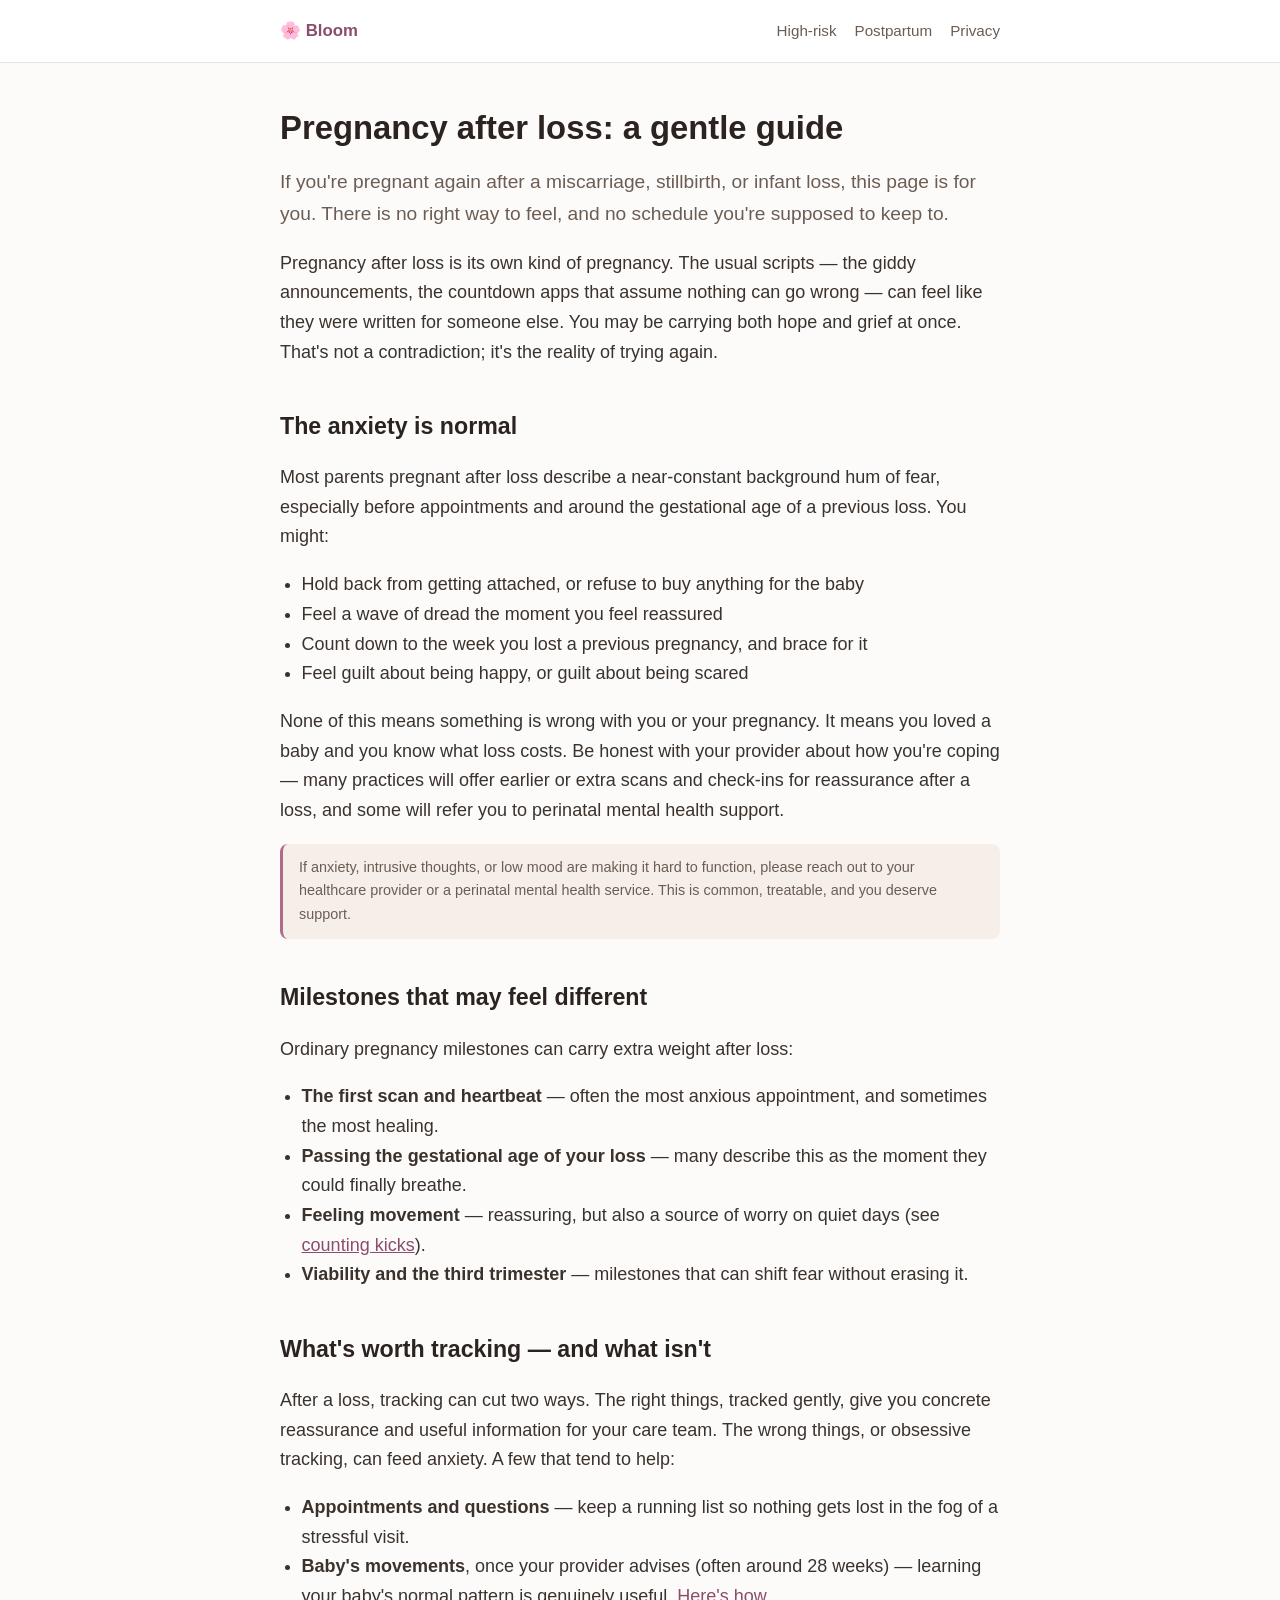
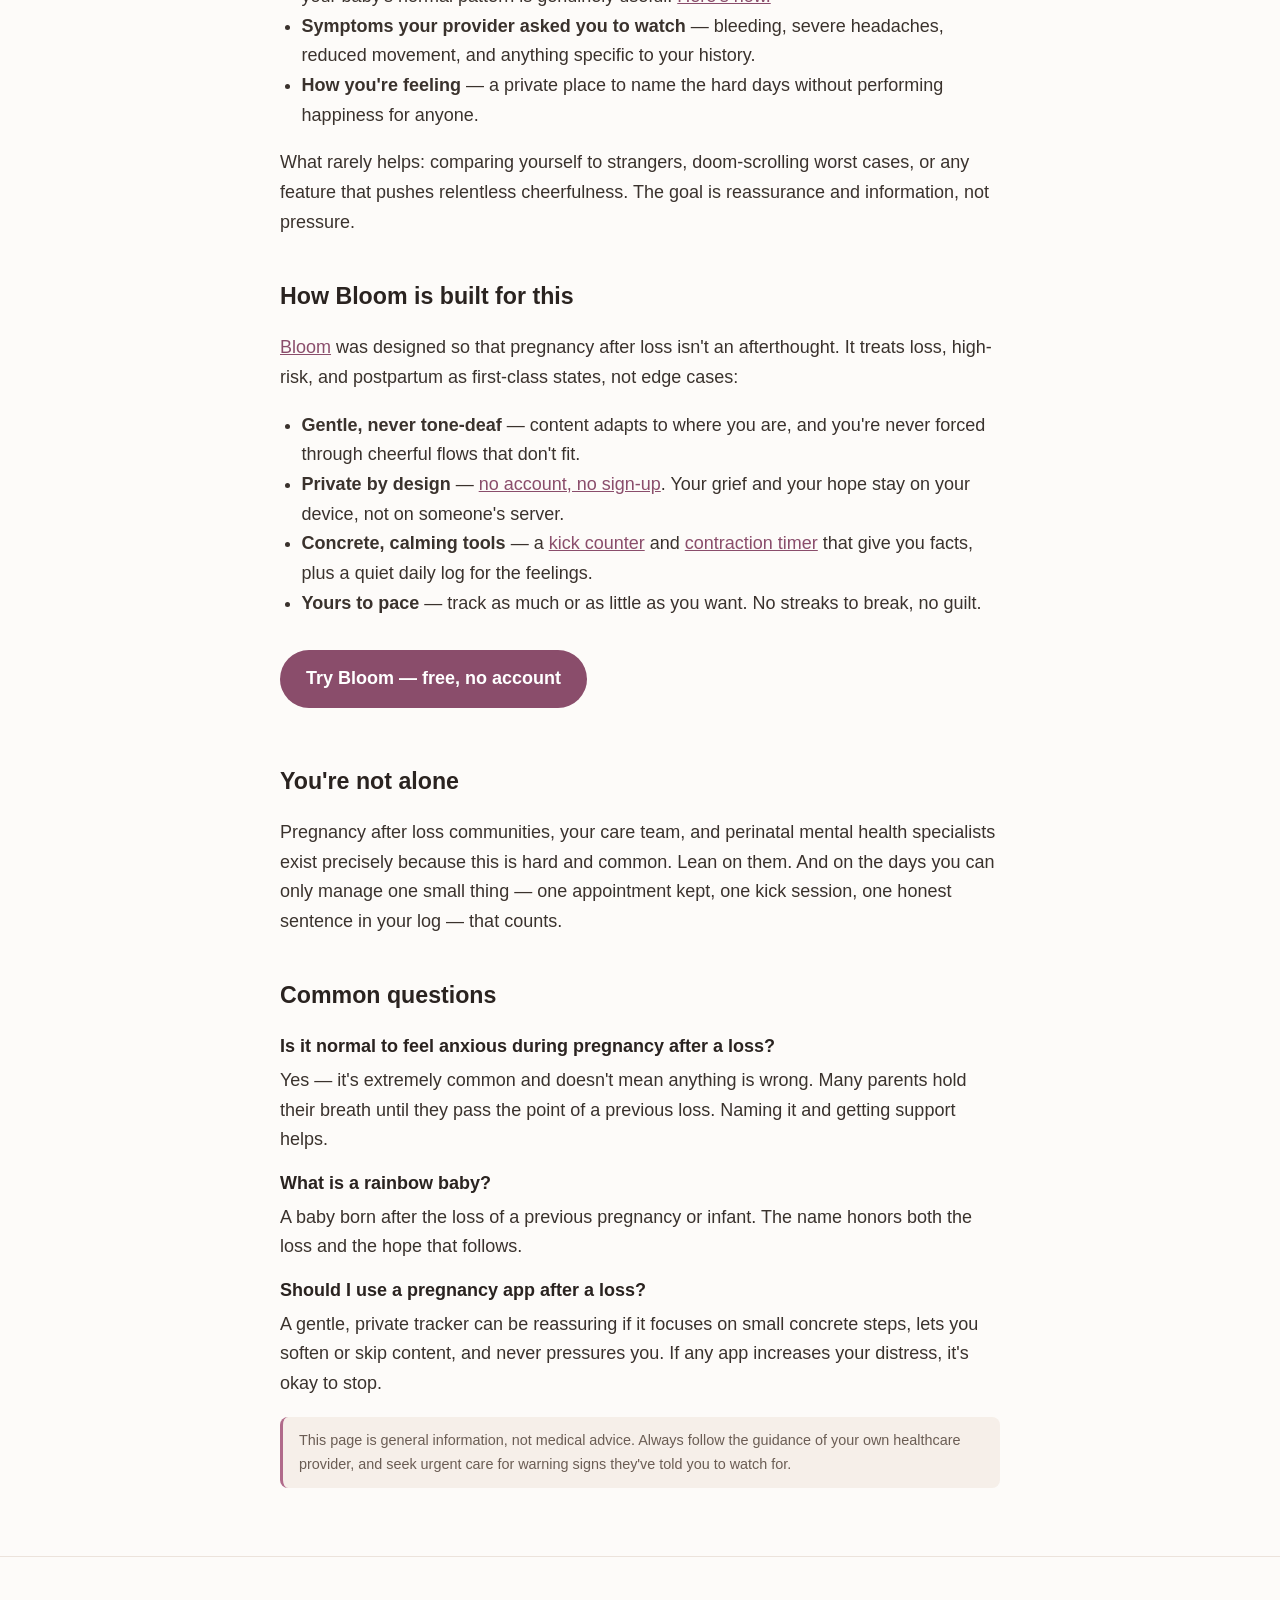
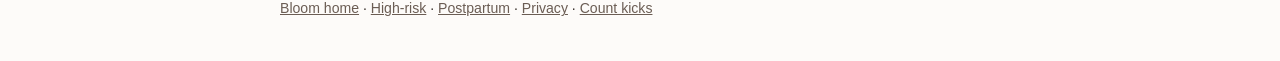
<file: pregnancy-after-loss.html>
<!doctype html>
<html lang="en">
<head>
<meta charset="utf-8">
<meta name="viewport" content="width=device-width,initial-scale=1">
<title>Pregnancy After Loss: A Gentle Tracker &amp; What to Expect | Bloom</title>
<meta name="description" content="Pregnant again after a miscarriage or loss? A calm guide to the anxiety, the milestones, what to track, and how a gentle, private pregnancy tracker can help — without the pressure.">
<link rel="canonical" href="https://kulturekatbeats-ops.github.io/bloom/pregnancy-after-loss.html">
<meta property="og:title" content="Pregnancy After Loss: A Gentle Guide">
<meta property="og:type" content="article">
<meta property="og:url" content="https://kulturekatbeats-ops.github.io/bloom/pregnancy-after-loss.html">
<link rel="stylesheet" href="assets/style.css">
<script type="application/ld+json">
{"@context":"https://schema.org","@type":"Article","headline":"Pregnancy After Loss: A Gentle Tracker and What to Expect","description":"A compassionate guide to pregnancy after miscarriage or loss: the anxiety, the milestones, what to track, and how a gentle tracker helps.","about":["pregnancy after loss","pregnancy after miscarriage","rainbow baby"],"author":{"@type":"Organization","name":"Bloom"},"publisher":{"@type":"Organization","name":"Bloom"},"mainEntityOfPage":"https://kulturekatbeats-ops.github.io/bloom/pregnancy-after-loss.html"}
</script>
<script type="application/ld+json">
{"@context":"https://schema.org","@type":"FAQPage","mainEntity":[
{"@type":"Question","name":"Is it normal to feel anxious during pregnancy after a loss?","acceptedAnswer":{"@type":"Answer","text":"Yes. Anxiety after pregnancy loss is extremely common and does not mean anything is wrong. Many parents describe holding their breath until they pass the point of their previous loss. Naming the feeling and getting support — from a provider, counselor, or loss community — helps."}},
{"@type":"Question","name":"What is a rainbow baby?","acceptedAnswer":{"@type":"Answer","text":"A rainbow baby is a baby born after the loss of a previous pregnancy or infant — to miscarriage, stillbirth, or neonatal loss. The name reflects the light that can follow a storm, while honoring the loss that came before."}},
{"@type":"Question","name":"Should I use a pregnancy app after a loss?","acceptedAnswer":{"@type":"Answer","text":"Many find a gentle, private tracker reassuring because it focuses on small, concrete steps rather than relentless cheerfulness. Choose one that lets you skip or soften content, keeps your data private, and never pressures you. If any app increases your distress, it's okay to stop using it."}}
]}
</script>
</head>
<body>
<header class="site"><div class="wrap"><a class="brand" href="index.html">🌸 Bloom</a><nav><a href="high-risk-pregnancy-tracker.html">High-risk</a><a href="postpartum-tracker.html">Postpartum</a><a href="private-pregnancy-tracker.html">Privacy</a></nav></div></header>
<main><div class="wrap">
<h1>Pregnancy after loss: a gentle guide</h1>
<p class="lead">If you're pregnant again after a miscarriage, stillbirth, or infant loss, this page is for you. There is no right way to feel, and no schedule you're supposed to keep to.</p>

<p>Pregnancy after loss is its own kind of pregnancy. The usual scripts — the giddy announcements, the countdown apps that assume nothing can go wrong — can feel like they were written for someone else. You may be carrying both hope and grief at once. That's not a contradiction; it's the reality of trying again.</p>

<h2>The anxiety is normal</h2>
<p>Most parents pregnant after loss describe a near-constant background hum of fear, especially before appointments and around the gestational age of a previous loss. You might:</p>
<ul>
<li>Hold back from getting attached, or refuse to buy anything for the baby</li>
<li>Feel a wave of dread the moment you feel reassured</li>
<li>Count down to the week you lost a previous pregnancy, and brace for it</li>
<li>Feel guilt about being happy, or guilt about being scared</li>
</ul>
<p>None of this means something is wrong with you or your pregnancy. It means you loved a baby and you know what loss costs. Be honest with your provider about how you're coping — many practices will offer earlier or extra scans and check-ins for reassurance after a loss, and some will refer you to perinatal mental health support.</p>
<div class="note">If anxiety, intrusive thoughts, or low mood are making it hard to function, please reach out to your healthcare provider or a perinatal mental health service. This is common, treatable, and you deserve support.</div>

<h2>Milestones that may feel different</h2>
<p>Ordinary pregnancy milestones can carry extra weight after loss:</p>
<ul>
<li><strong>The first scan and heartbeat</strong> — often the most anxious appointment, and sometimes the most healing.</li>
<li><strong>Passing the gestational age of your loss</strong> — many describe this as the moment they could finally breathe.</li>
<li><strong>Feeling movement</strong> — reassuring, but also a source of worry on quiet days (see <a href="how-to-count-kicks.html">counting kicks</a>).</li>
<li><strong>Viability and the third trimester</strong> — milestones that can shift fear without erasing it.</li>
</ul>

<h2>What's worth tracking — and what isn't</h2>
<p>After a loss, tracking can cut two ways. The right things, tracked gently, give you concrete reassurance and useful information for your care team. The wrong things, or obsessive tracking, can feed anxiety. A few that tend to help:</p>
<ul>
<li><strong>Appointments and questions</strong> — keep a running list so nothing gets lost in the fog of a stressful visit.</li>
<li><strong>Baby's movements</strong>, once your provider advises (often around 28 weeks) — learning your baby's normal pattern is genuinely useful. <a href="how-to-count-kicks.html">Here's how.</a></li>
<li><strong>Symptoms your provider asked you to watch</strong> — bleeding, severe headaches, reduced movement, and anything specific to your history.</li>
<li><strong>How you're feeling</strong> — a private place to name the hard days without performing happiness for anyone.</li>
</ul>
<p>What rarely helps: comparing yourself to strangers, doom-scrolling worst cases, or any feature that pushes relentless cheerfulness. The goal is reassurance and information, not pressure.</p>

<h2>How Bloom is built for this</h2>
<p><a href="index.html">Bloom</a> was designed so that pregnancy after loss isn't an afterthought. It treats loss, high-risk, and postpartum as first-class states, not edge cases:</p>
<ul>
<li><strong>Gentle, never tone-deaf</strong> — content adapts to where you are, and you're never forced through cheerful flows that don't fit.</li>
<li><strong>Private by design</strong> — <a href="private-pregnancy-tracker.html">no account, no sign-up</a>. Your grief and your hope stay on your device, not on someone's server.</li>
<li><strong>Concrete, calming tools</strong> — a <a href="how-to-count-kicks.html">kick counter</a> and <a href="how-to-time-contractions.html">contraction timer</a> that give you facts, plus a quiet daily log for the feelings.</li>
<li><strong>Yours to pace</strong> — track as much or as little as you want. No streaks to break, no guilt.</li>
</ul>
<a class="cta" href="https://apps.apple.com/app/id6768302252">Try Bloom — free, no account</a>

<h2>You're not alone</h2>
<p>Pregnancy after loss communities, your care team, and perinatal mental health specialists exist precisely because this is hard and common. Lean on them. And on the days you can only manage one small thing — one appointment kept, one kick session, one honest sentence in your log — that counts.</p>

<h2 class="faq-h">Common questions</h2>
<dl class="faq">
<dt>Is it normal to feel anxious during pregnancy after a loss?</dt>
<dd>Yes — it's extremely common and doesn't mean anything is wrong. Many parents hold their breath until they pass the point of a previous loss. Naming it and getting support helps.</dd>
<dt>What is a rainbow baby?</dt>
<dd>A baby born after the loss of a previous pregnancy or infant. The name honors both the loss and the hope that follows.</dd>
<dt>Should I use a pregnancy app after a loss?</dt>
<dd>A gentle, private tracker can be reassuring if it focuses on small concrete steps, lets you soften or skip content, and never pressures you. If any app increases your distress, it's okay to stop.</dd>
</dl>
<div class="note">This page is general information, not medical advice. Always follow the guidance of your own healthcare provider, and seek urgent care for warning signs they've told you to watch for.</div>
</div></main>
<footer><div class="wrap"><p><a href="index.html">Bloom home</a> · <a href="high-risk-pregnancy-tracker.html">High-risk</a> · <a href="postpartum-tracker.html">Postpartum</a> · <a href="private-pregnancy-tracker.html">Privacy</a> · <a href="how-to-count-kicks.html">Count kicks</a></p></div></footer>
</body></html>
</file>
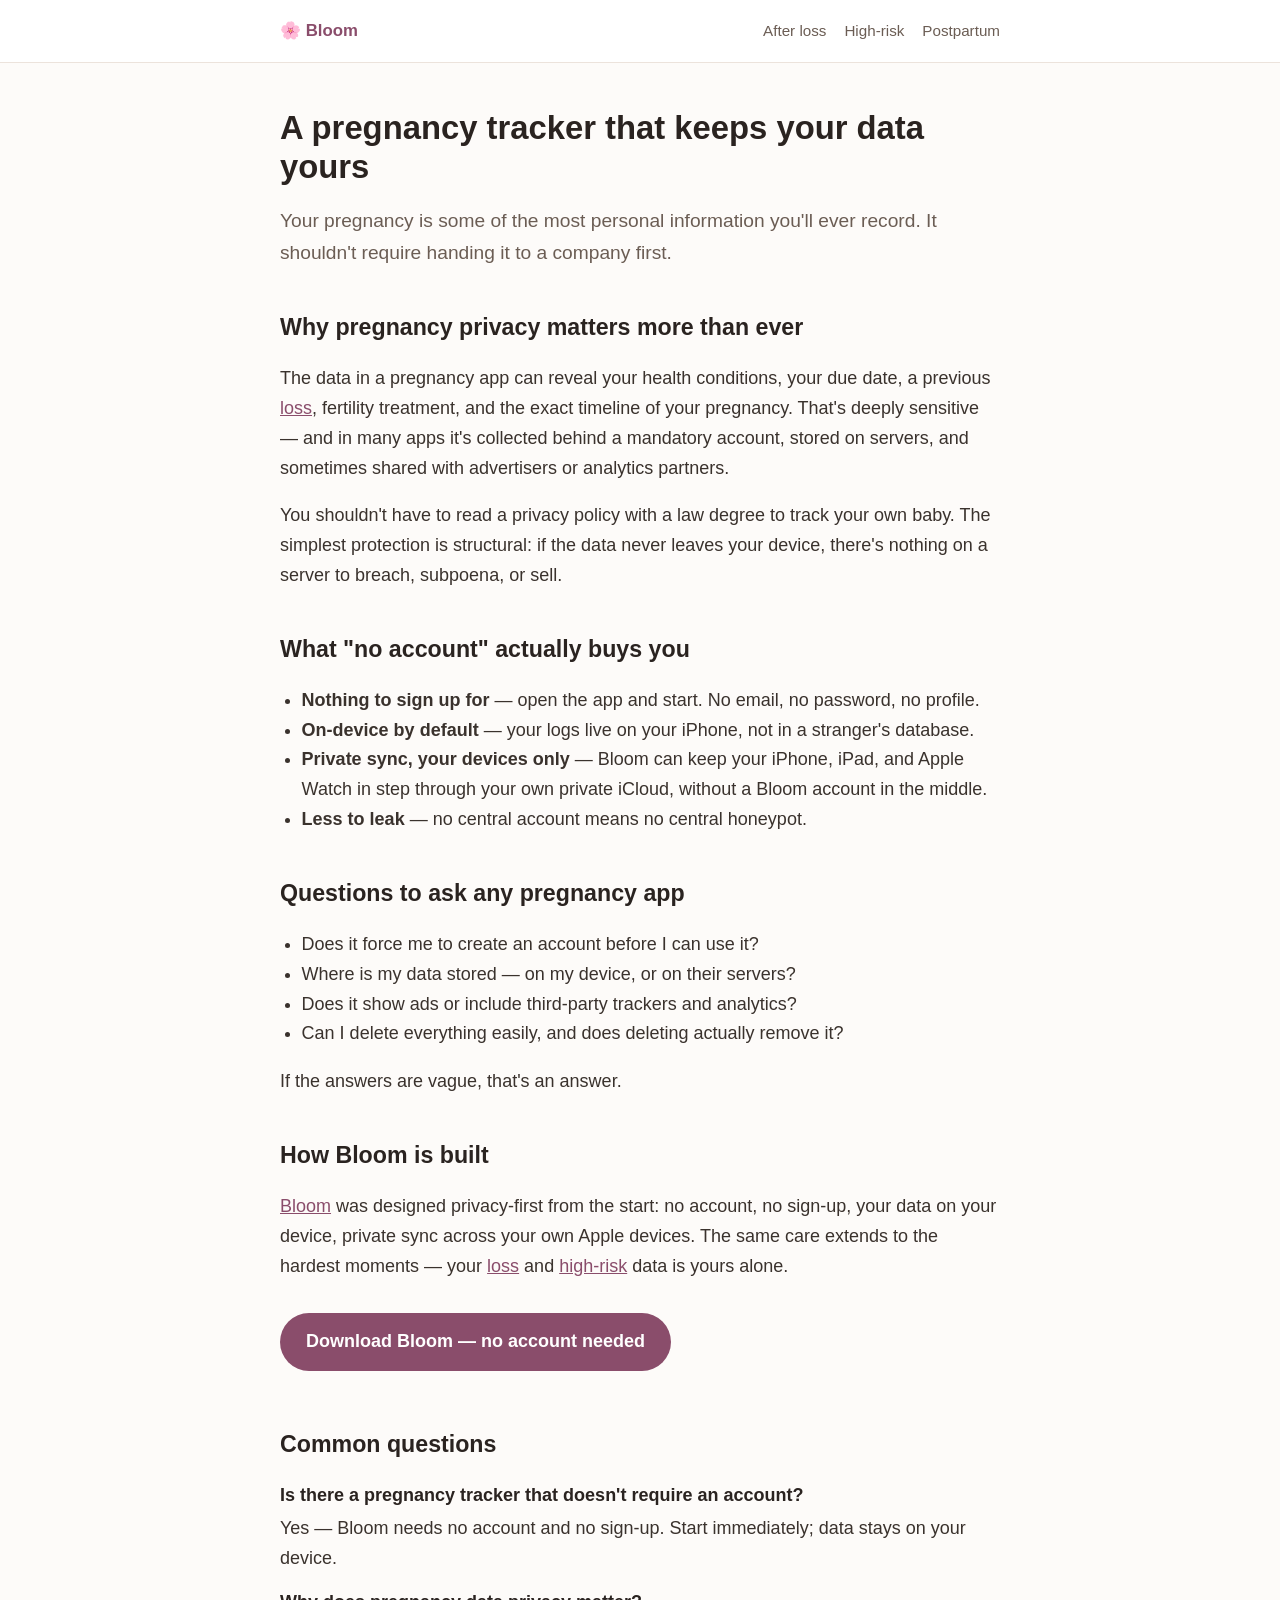
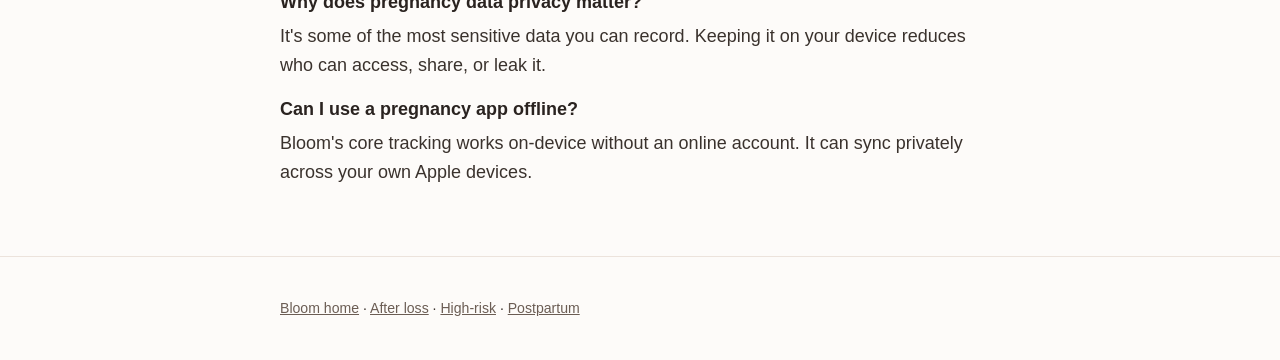
<file: private-pregnancy-tracker.html>
<!doctype html>
<html lang="en">
<head>
<meta charset="utf-8">
<meta name="viewport" content="width=device-width,initial-scale=1">
<title>Private Pregnancy Tracker — No Account, No Sign-Up | Bloom</title>
<meta name="description" content="Worried about who sees your pregnancy data? Here's why pregnancy privacy matters, what most apps collect, and how a no-account, on-device pregnancy tracker keeps it yours.">
<link rel="canonical" href="https://kulturekatbeats-ops.github.io/bloom/private-pregnancy-tracker.html">
<meta property="og:type" content="article">
<meta property="og:url" content="https://kulturekatbeats-ops.github.io/bloom/private-pregnancy-tracker.html">
<link rel="stylesheet" href="assets/style.css">
<script type="application/ld+json">
{"@context":"https://schema.org","@type":"Article","headline":"Private Pregnancy Tracker: No Account, No Sign-Up","description":"Why pregnancy data privacy matters, what apps collect, and how an on-device, no-account tracker keeps your data yours.","author":{"@type":"Organization","name":"Bloom"},"publisher":{"@type":"Organization","name":"Bloom"},"mainEntityOfPage":"https://kulturekatbeats-ops.github.io/bloom/private-pregnancy-tracker.html"}
</script>
<script type="application/ld+json">
{"@context":"https://schema.org","@type":"FAQPage","mainEntity":[
{"@type":"Question","name":"Is there a pregnancy tracker that doesn't require an account?","acceptedAnswer":{"@type":"Answer","text":"Yes. Bloom requires no account and no sign-up. You can start tracking immediately, and your data is stored on your device rather than tied to an online profile."}},
{"@type":"Question","name":"Why does pregnancy data privacy matter?","acceptedAnswer":{"@type":"Answer","text":"Pregnancy data is among the most sensitive information you can record — it can reveal health conditions, loss, and timing. Many apps monetize data or store it on servers. Keeping it on your own device reduces who can access it and what can be shared or leaked."}},
{"@type":"Question","name":"Can I use a pregnancy app offline?","acceptedAnswer":{"@type":"Answer","text":"With an on-device app like Bloom, your core tracking works without handing data to a server. Bloom can sync privately across your own Apple devices, but it doesn't require you to create an online account to use it."}}
]}
</script>
</head>
<body>
<header class="site"><div class="wrap"><a class="brand" href="index.html">🌸 Bloom</a><nav><a href="pregnancy-after-loss.html">After loss</a><a href="high-risk-pregnancy-tracker.html">High-risk</a><a href="postpartum-tracker.html">Postpartum</a></nav></div></header>
<main><div class="wrap">
<h1>A pregnancy tracker that keeps your data yours</h1>
<p class="lead">Your pregnancy is some of the most personal information you'll ever record. It shouldn't require handing it to a company first.</p>

<h2>Why pregnancy privacy matters more than ever</h2>
<p>The data in a pregnancy app can reveal your health conditions, your due date, a previous <a href="pregnancy-after-loss.html">loss</a>, fertility treatment, and the exact timeline of your pregnancy. That's deeply sensitive — and in many apps it's collected behind a mandatory account, stored on servers, and sometimes shared with advertisers or analytics partners.</p>
<p>You shouldn't have to read a privacy policy with a law degree to track your own baby. The simplest protection is structural: if the data never leaves your device, there's nothing on a server to breach, subpoena, or sell.</p>

<h2>What "no account" actually buys you</h2>
<ul>
<li><strong>Nothing to sign up for</strong> — open the app and start. No email, no password, no profile.</li>
<li><strong>On-device by default</strong> — your logs live on your iPhone, not in a stranger's database.</li>
<li><strong>Private sync, your devices only</strong> — Bloom can keep your iPhone, iPad, and Apple Watch in step through your own private iCloud, without a Bloom account in the middle.</li>
<li><strong>Less to leak</strong> — no central account means no central honeypot.</li>
</ul>

<h2>Questions to ask any pregnancy app</h2>
<ul>
<li>Does it force me to create an account before I can use it?</li>
<li>Where is my data stored — on my device, or on their servers?</li>
<li>Does it show ads or include third-party trackers and analytics?</li>
<li>Can I delete everything easily, and does deleting actually remove it?</li>
</ul>
<p>If the answers are vague, that's an answer.</p>

<h2>How Bloom is built</h2>
<p><a href="index.html">Bloom</a> was designed privacy-first from the start: no account, no sign-up, your data on your device, private sync across your own Apple devices. The same care extends to the hardest moments — your <a href="pregnancy-after-loss.html">loss</a> and <a href="high-risk-pregnancy-tracker.html">high-risk</a> data is yours alone.</p>
<a class="cta" href="https://apps.apple.com/app/id6768302252">Download Bloom — no account needed</a>

<h2 class="faq-h">Common questions</h2>
<dl class="faq">
<dt>Is there a pregnancy tracker that doesn't require an account?</dt>
<dd>Yes — Bloom needs no account and no sign-up. Start immediately; data stays on your device.</dd>
<dt>Why does pregnancy data privacy matter?</dt>
<dd>It's some of the most sensitive data you can record. Keeping it on your device reduces who can access, share, or leak it.</dd>
<dt>Can I use a pregnancy app offline?</dt>
<dd>Bloom's core tracking works on-device without an online account. It can sync privately across your own Apple devices.</dd>
</dl>
</div></main>
<footer><div class="wrap"><p><a href="index.html">Bloom home</a> · <a href="pregnancy-after-loss.html">After loss</a> · <a href="high-risk-pregnancy-tracker.html">High-risk</a> · <a href="postpartum-tracker.html">Postpartum</a></p></div></footer>
</body></html>
</file>
<file: assets/style.css>
:root{--ink:#2a2320;--soft:#6b5d54;--bg:#fdfbf9;--card:#fff;--accent:#b06a8a;--accent-dark:#8a4d6b;--line:#ece3dc;--maxw:760px}
*{box-sizing:border-box}
html{-webkit-text-size-adjust:100%}
body{margin:0;font-family:-apple-system,BlinkMacSystemFont,"Segoe UI",Roboto,Helvetica,Arial,sans-serif;color:var(--ink);background:var(--bg);line-height:1.65;font-size:18px}
header.site{border-bottom:1px solid var(--line);background:var(--card)}
.wrap{max-width:var(--maxw);margin:0 auto;padding:0 20px}
header.site .wrap{display:flex;align-items:center;justify-content:space-between;height:62px}
.brand{font-weight:700;color:var(--accent-dark);text-decoration:none;font-size:1.05rem}
nav a{color:var(--soft);text-decoration:none;margin-left:18px;font-size:.95rem}
nav a:hover{color:var(--accent-dark)}
main{padding:38px 0 10px}
h1{font-size:2.05rem;line-height:1.2;margin:.2em 0 .4em}
h2{font-size:1.45rem;margin:1.7em 0 .5em}
h3{font-size:1.15rem;margin:1.3em 0 .3em}
p,li{color:#3a322d}
a{color:var(--accent-dark)}
.lead{font-size:1.2rem;color:var(--soft)}
.cta{display:inline-block;background:var(--accent-dark);color:#fff;text-decoration:none;padding:14px 26px;border-radius:30px;font-weight:600;margin:14px 0}
.cta:hover{background:var(--accent)}
.card{background:var(--card);border:1px solid var(--line);border-radius:16px;padding:22px 24px;margin:18px 0}
.grid{display:grid;gap:16px;grid-template-columns:1fr 1fr}
@media(max-width:560px){.grid{grid-template-columns:1fr}h1{font-size:1.7rem}body{font-size:17px}}
.note{font-size:.9rem;color:var(--soft);background:#f6efe9;border-left:3px solid var(--accent);padding:12px 16px;border-radius:8px;margin:18px 0}
footer{border-top:1px solid var(--line);margin-top:40px;padding:26px 0;color:var(--soft);font-size:.88rem}
footer a{color:var(--soft)}
.faq dt{font-weight:600;margin-top:14px}
.faq dd{margin:4px 0 0;color:#3a322d}
ul{padding-left:1.2em}
</file>
